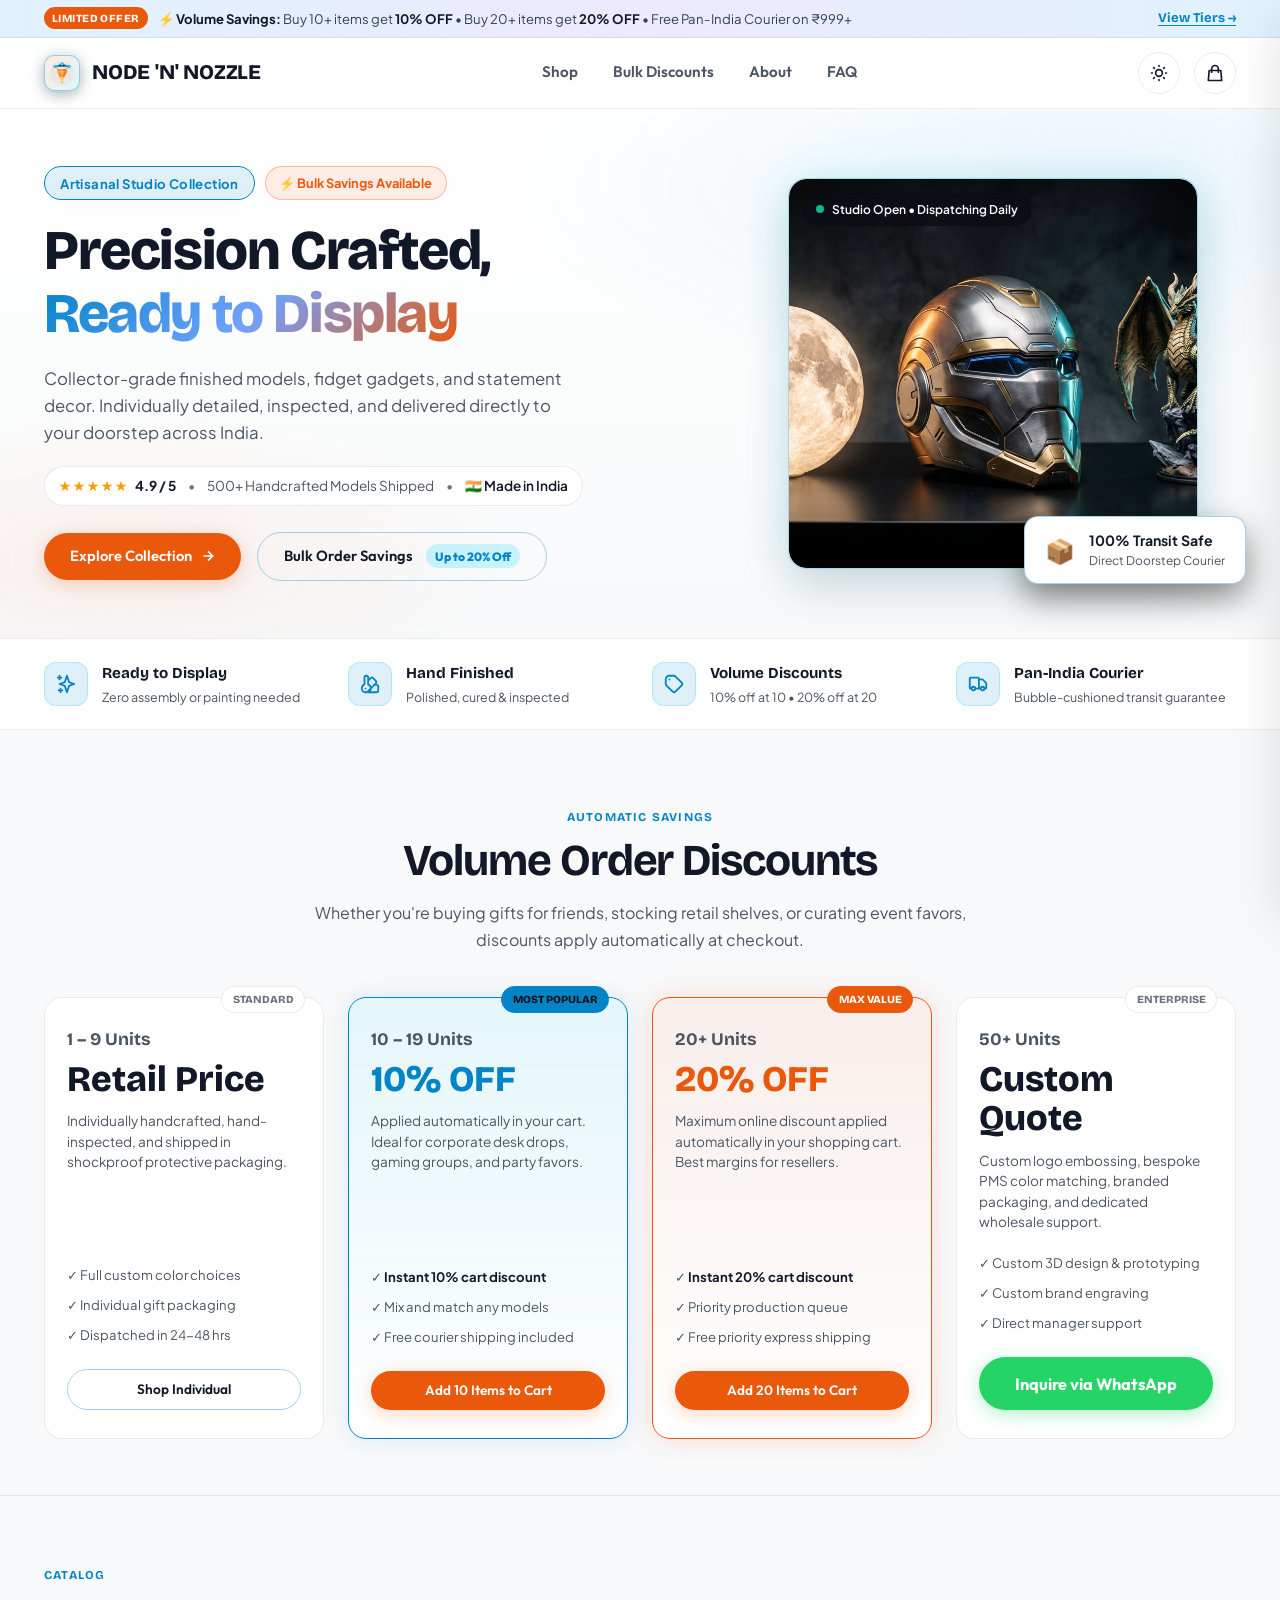
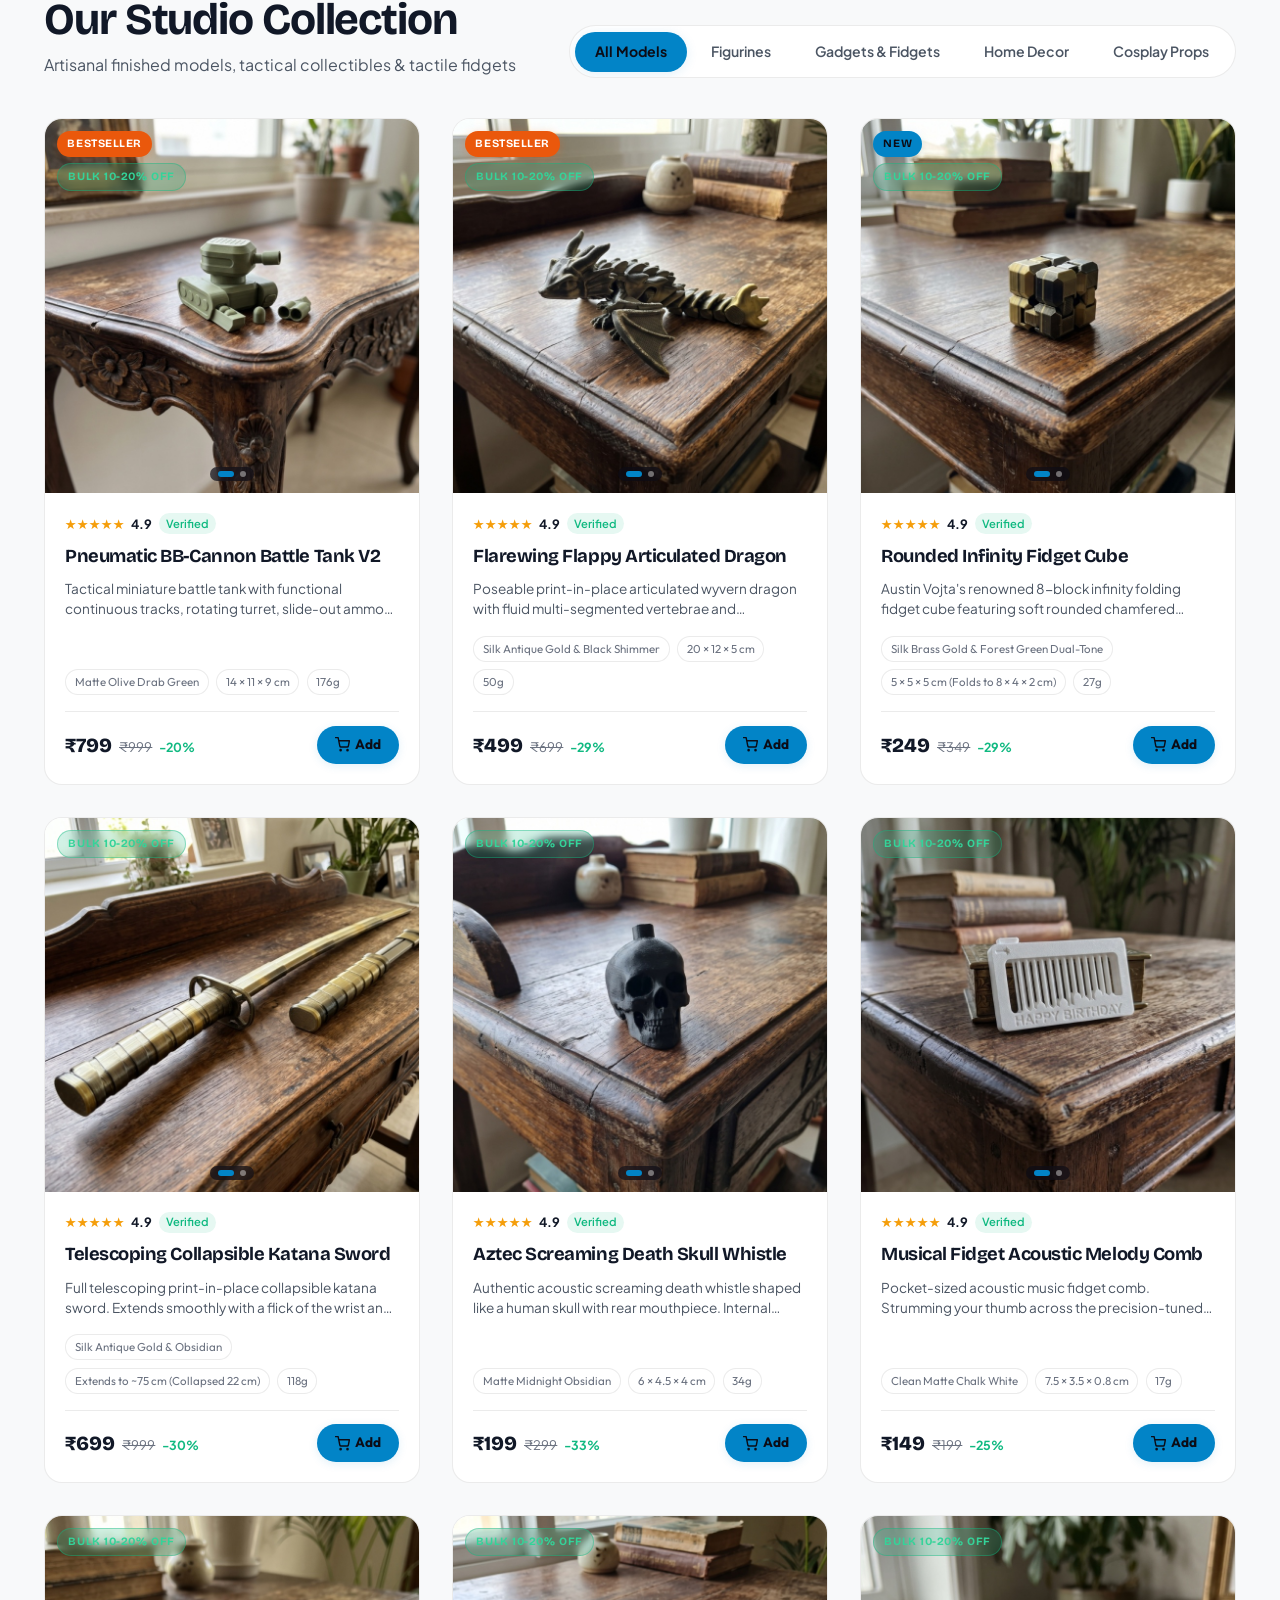
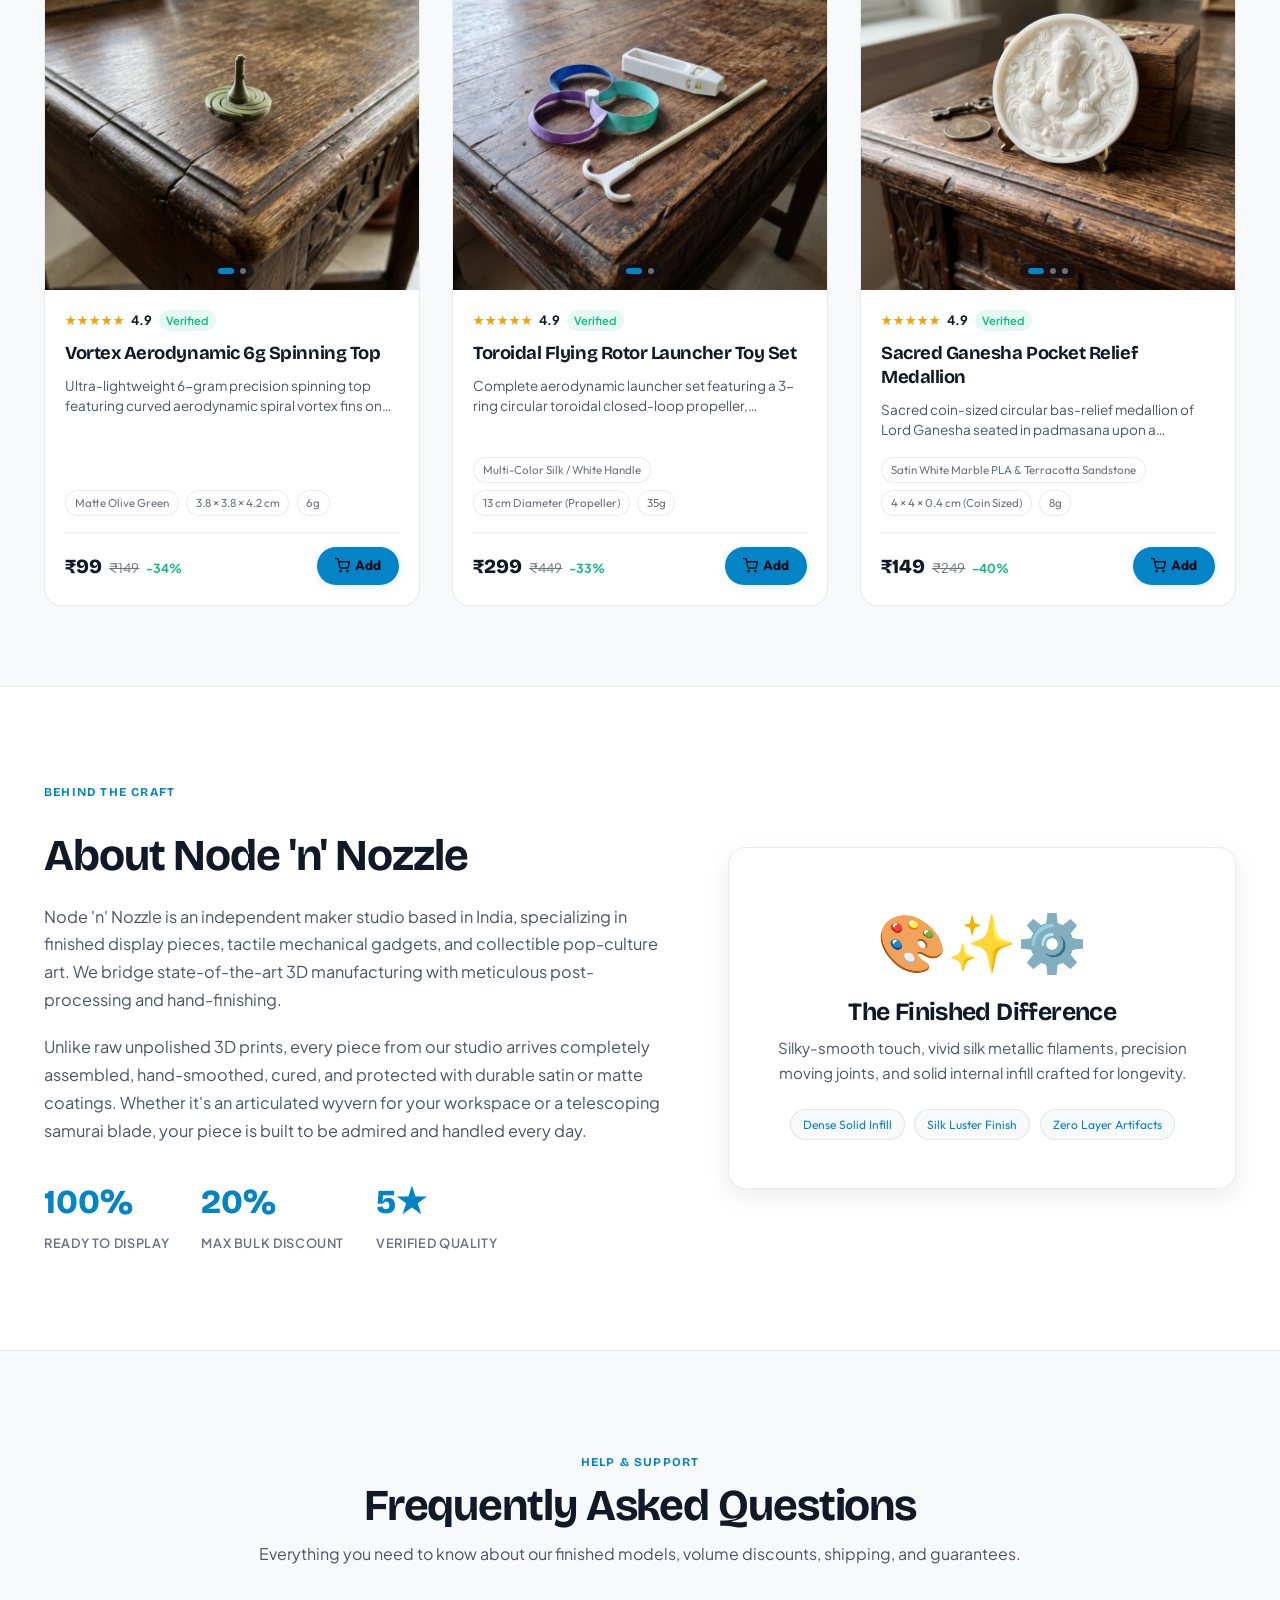
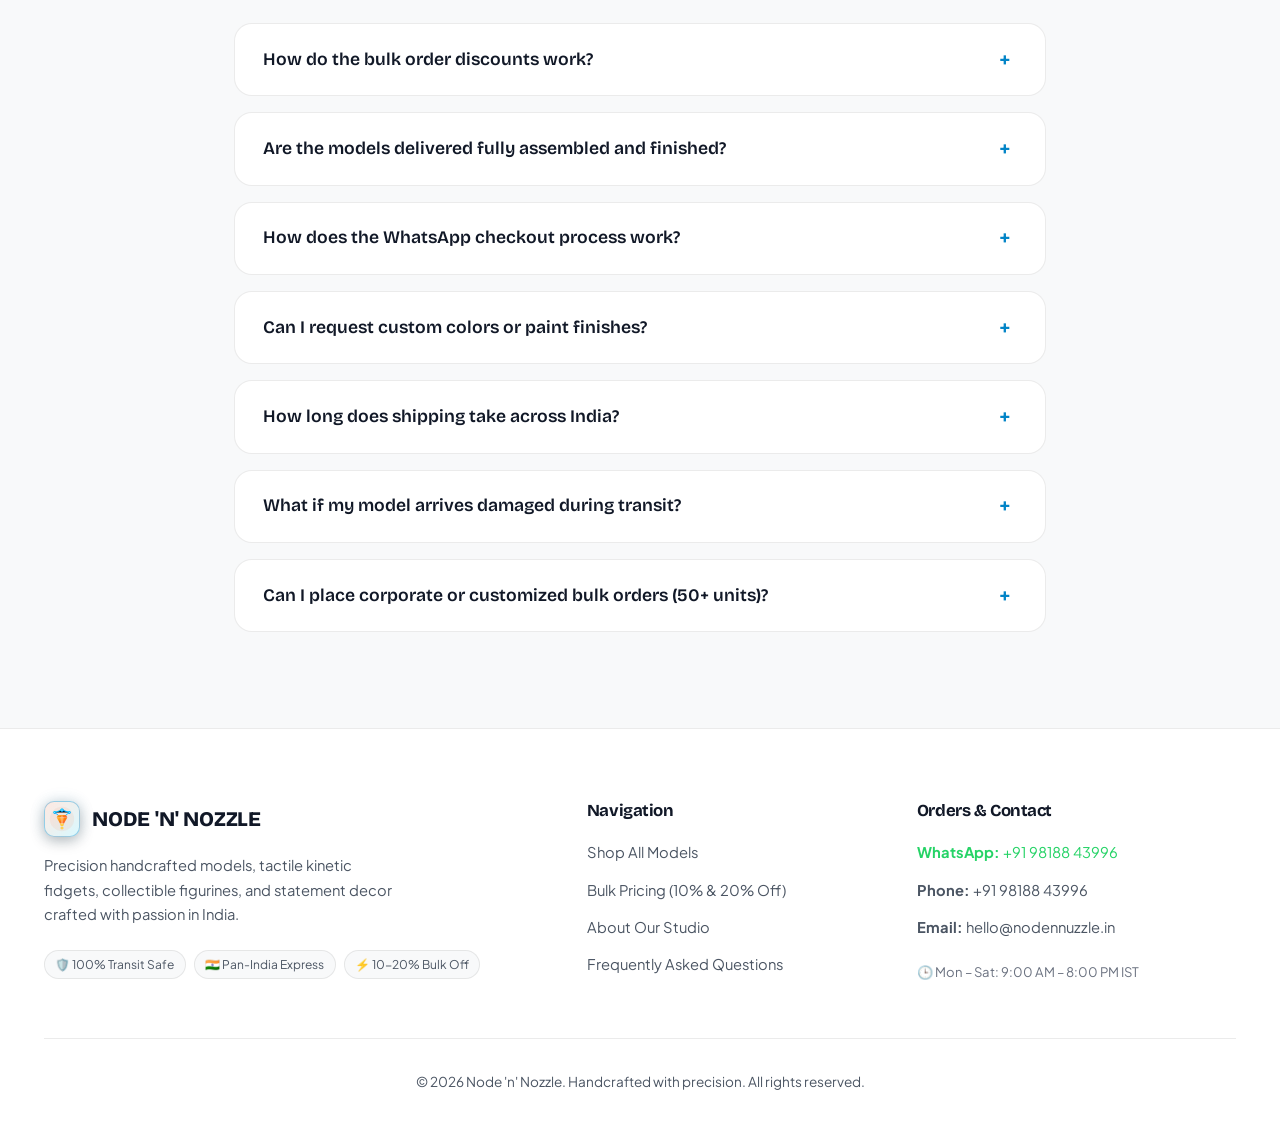
<file: public/index.html>
<!DOCTYPE html>
<html lang="en" data-theme="dark">
<head>
  <meta charset="UTF-8">
  <meta name="viewport" content="width=device-width, initial-scale=1.0">
  <meta name="description" content="Node 'n' Nozzle - Handcrafted precision 3D models, tactile collectibles, figurines, gadgets, and bespoke display decor. Bulk wholesale discounts up to 20% off. Pan-India shipping.">
  <meta name="keywords" content="models, collectibles, figurines, cosplay, gadgets, home decor, maker studio, 3D printing, bulk orders, wholesale, India">
  <meta name="theme-color" content="#0F0F1A">
  <title>Node 'n' Nozzle // Handcrafted Models, Tactile Gadgets & Collectibles</title>

  <!-- Google Fonts: Crafty Modern Typography -->
  <link rel="preconnect" href="https://fonts.googleapis.com">
  <link rel="preconnect" href="https://fonts.gstatic.com" crossorigin>
  <link href="https://fonts.googleapis.com/css2?family=Bricolage+Grotesque:opsz,wght@12..96,600;12..96,700;12..96,800&family=Outfit:wght@400;500;600;700;800&family=Plus+Jakarta+Sans:wght@400;500;600;700&display=swap" rel="stylesheet">

  <!-- Core Stylesheets -->
  <link rel="stylesheet" href="css/base.css">
  <link rel="stylesheet" href="css/layout.css">
  <link rel="stylesheet" href="css/components.css">

  <!-- Craft Favicon -->
  <link rel="icon" type="image/svg+xml" href="assets/images/favicon.svg">
  <link rel="alternate icon" href="assets/images/favicon.svg">
</head>
<body>

  <!-- ======================================================================
       0. Announcement / Bulk Promo Bar
       ====================================================================== -->
  <aside class="promo-bar" aria-label="Special Offers">
    <div class="wrap promo-inner">
      <div class="promo-content">
        <span class="promo-tag">LIMITED OFFER</span>
        <span class="promo-msg">
          ⚡ <strong>Volume Savings:</strong> Buy 10+ items get <strong>10% OFF</strong> &bull; Buy 20+ items get <strong>20% OFF</strong> &bull; Free Pan-India Courier on ₹999+
        </span>
      </div>
      <a href="#bulk-discount" class="promo-link">View Tiers &rarr;</a>
    </div>
  </aside>

  <!-- ======================================================================
       1. Sticky Header
       ====================================================================== -->
  <header class="site-header">
    <div class="wrap header-inner">
      <a href="#" class="logo" aria-label="Node 'n' Nozzle Home">
        <span class="logo-cube" aria-hidden="true">
          <img src="assets/images/logo-icon.svg" alt="Node 'n' Nozzle" width="26" height="26">
        </span>
        <span class="logo-text">NODE 'N' NOZZLE</span>
      </a>

      <!-- Desktop Nav -->
      <nav class="nav-links" aria-label="Main Navigation">
        <a href="#shop">Shop</a>
        <a href="#bulk-discount">Bulk Discounts</a>
        <a href="#about">About</a>
        <a href="#faq">FAQ</a>
      </nav>

      <!-- Action Icons (Theme toggle, Cart, Hamburger) -->
      <div class="header-actions">
        <!-- Theme Toggle -->
        <button id="themeToggle" class="theme-toggle" aria-label="Toggle Dark/Light Theme" title="Toggle Theme">
          <!-- Sun Icon for Light Mode Switch -->
          <svg class="icon-sun" xmlns="http://www.w3.org/2000/svg" fill="none" viewBox="0 0 24 24" stroke="currentColor">
            <path stroke-linecap="round" stroke-linejoin="round" stroke-width="2" d="M12 3v1m0 16v1m9-9h-1M4 12H3m15.364 6.364l-.707-.707M6.343 6.343l-.707-.707m12.728 0l-.707.707M6.343 17.657l-.707.707M16 12a4 4 0 11-8 0 4 4 0 018 0z" />
          </svg>
          <!-- Moon Icon for Dark Mode Switch -->
          <svg class="icon-moon" xmlns="http://www.w3.org/2000/svg" fill="none" viewBox="0 0 24 24" stroke="currentColor">
            <path stroke-linecap="round" stroke-linejoin="round" stroke-width="2" d="M20.354 15.354A9 9 0 018.646 3.646 9.003 9.003 0 0012 21a9.003 9.003 0 008.354-5.646z" />
          </svg>
        </button>

        <!-- Cart Button -->
        <button id="cartBtn" class="cart-btn" aria-label="Open Shopping Cart" title="View Cart">
          <svg xmlns="http://www.w3.org/2000/svg" fill="none" viewBox="0 0 24 24" stroke="currentColor">
            <path stroke-linecap="round" stroke-linejoin="round" stroke-width="2" d="M16 11V7a4 4 0 00-8 0v4M5 9h14l1 12H4L5 9z" />
          </svg>
          <span id="cartCount" class="cart-count" style="display: none;">0</span>
        </button>

        <!-- Mobile Hamburger Toggle -->
        <button id="hamburgerBtn" class="hamburger" aria-label="Toggle navigation menu" aria-expanded="false">
          <span></span>
          <span></span>
          <span></span>
        </button>
      </div>
    </div>

    <!-- Mobile Navigation Overlay -->
    <div id="mobileNav" class="mobile-nav" aria-label="Mobile Navigation">
      <a href="#shop">Shop Catalog</a>
      <a href="#bulk-discount">Bulk Discounts (Up to 20% Off)</a>
      <a href="#about">About Our Studio</a>
      <a href="#faq">FAQ</a>
      <a href="https://wa.me/919818843996?text=Hi%20Node%20'n'%20Nozzle!%20I'd%20like%20to%20inquire%20about%20a%20bulk%20order." target="_blank" rel="noopener noreferrer" class="mobile-nav-whatsapp">
        💬 WhatsApp Concierge (+91 98188 43996)
      </a>
    </div>
  </header>

  <!-- ======================================================================
       2. Hero Section
       ====================================================================== -->
  <section class="hero">
    <div class="wrap hero-grid">
      <!-- Left Column: Copy & Calls to Action -->
      <div class="hero-content">
        <div class="hero-badge-group">
          <span class="hero-eyebrow">Artisanal Studio Collection</span>
          <span class="hero-subbadge">⚡ Bulk Savings Available</span>
        </div>
        <h1 class="hero-title">Precision Crafted,<br><span class="hero-title-highlight">Ready to Display</span></h1>
        <p class="hero-sub">
          Collector-grade finished models, fidget gadgets, and statement decor. Individually detailed, inspected, and delivered directly to your doorstep across India.
        </p>

        <!-- Social Proof Stats -->
        <div class="hero-social-proof">
          <div class="proof-rating">
            <span class="stars">★★★★★</span>
            <span class="proof-score">4.9 / 5</span>
          </div>
          <span class="proof-divider">&bull;</span>
          <span class="proof-text">500+ Handcrafted Models Shipped</span>
          <span class="proof-divider">&bull;</span>
          <span class="proof-tag">🇮🇳 Made in India</span>
        </div>

        <div class="hero-actions">
          <a href="#shop" class="btn btn-cta">
            <span>Explore Collection</span>
            <svg width="16" height="16" viewBox="0 0 24 24" fill="none" stroke="currentColor" stroke-width="2.5"><path d="M5 12h14M12 5l7 7-7 7"/></svg>
          </a>
          <a href="#bulk-discount" class="btn btn-outline">
            <span>Bulk Order Savings</span>
            <span class="btn-pill-pct">Up to 20% Off</span>
          </a>
        </div>
      </div>

      <!-- Right Column: Decorative Visual & Badge -->
      <div class="hero-art-wrapper">
        <div class="hero-art">
          <img src="assets/images/hero-showcase.jpg" alt="Node 'n' Nozzle Handcrafted Finished Models Showcase" class="hero-showcase-img" loading="eager">
          <div class="hero-art-overlay">
            <span class="hero-art-status"><span class="pulse-dot"></span> Studio Open &bull; Dispatching Daily</span>
          </div>
        </div>
        <div class="hero-floating-card">
          <div class="floating-icon">📦</div>
          <div class="floating-details">
            <strong>100% Transit Safe</strong>
            <span>Direct Doorstep Courier</span>
          </div>
        </div>
      </div>
    </div>
  </section>

  <!-- ======================================================================
       3. Trust Bar
       ====================================================================== -->
  <section class="trust-bar" aria-label="Trust Factors">
    <div class="wrap trust-grid">
      <!-- 1: Ready to Display -->
      <div class="trust-item">
        <div class="trust-icon-box" aria-hidden="true">
          <svg xmlns="http://www.w3.org/2000/svg" fill="none" viewBox="0 0 24 24" stroke="currentColor">
            <path stroke-linecap="round" stroke-linejoin="round" stroke-width="2" d="M5 3v4M3 5h4M6 17v4m-2-2h4m5-16l2.286 6.857L21 12l-5.714 2.143L13 21l-2.286-6.857L5 12l5.714-2.143L13 3z" />
          </svg>
        </div>
        <div class="trust-info">
          <span class="trust-title">Ready to Display</span>
          <span class="trust-desc">Zero assembly or painting needed</span>
        </div>
      </div>

      <!-- 2: Hand Finished -->
      <div class="trust-item">
        <div class="trust-icon-box" aria-hidden="true">
          <svg xmlns="http://www.w3.org/2000/svg" fill="none" viewBox="0 0 24 24" stroke="currentColor">
            <path stroke-linecap="round" stroke-linejoin="round" stroke-width="2" d="M7 21a4 4 0 01-4-4 5 5 0 013-4.5V5a2 2 0 114 0v7.5A5 5 0 0113 17a4 4 0 01-4 4zm0 0h12a2 2 0 002-2v-4a2 2 0 00-2-2h-2.343M11 7.343l1.657-1.657a2 2 0 012.828 0l2.829 2.829a2 2 0 010 2.828l-8.486 8.485M7 17h.01" />
          </svg>
        </div>
        <div class="trust-info">
          <span class="trust-title">Hand Finished</span>
          <span class="trust-desc">Polished, cured & inspected</span>
        </div>
      </div>

      <!-- 3: Bulk Discounts -->
      <div class="trust-item">
        <div class="trust-icon-box" aria-hidden="true">
          <svg xmlns="http://www.w3.org/2000/svg" fill="none" viewBox="0 0 24 24" stroke="currentColor">
            <path stroke-linecap="round" stroke-linejoin="round" stroke-width="2" d="M7 7h.01M7 3h5c.512 0 1.024.195 1.414.586l7 7a2 2 0 010 2.828l-7 7a2 2 0 01-2.828 0l-7-7A1.994 1.994 0 013 12V7a4 4 0 014-4z" />
          </svg>
        </div>
        <div class="trust-info">
          <span class="trust-title">Volume Discounts</span>
          <span class="trust-desc">10% off at 10 &bull; 20% off at 20</span>
        </div>
      </div>

      <!-- 4: Pan-India Shipping -->
      <div class="trust-item">
        <div class="trust-icon-box" aria-hidden="true">
          <svg xmlns="http://www.w3.org/2000/svg" fill="none" viewBox="0 0 24 24" stroke="currentColor">
            <path stroke-linecap="round" stroke-linejoin="round" stroke-width="2" d="M13 16V6a1 1 0 00-1-1H4a1 1 0 00-1 1v10a1 1 0 001 1h1m8-1a1 1 0 01-1 1H9m4-1V8a1 1 0 011-1h2.586a1 1 0 01.707.293l3.414 3.414a1 1 0 01.293.707V16a1 1 0 01-1 1h-1m-6-1a1 1 0 001 1h1M5 17a2 2 0 104 0m-4 0a2 2 0 114 0m6 0a2 2 0 104 0m-4 0a2 2 0 114 0" />
          </svg>
        </div>
        <div class="trust-info">
          <span class="trust-title">Pan-India Courier</span>
          <span class="trust-desc">Bubble-cushioned transit guarantee</span>
        </div>
      </div>
    </div>
  </section>

  <!-- ======================================================================
       3.5. Bulk Discount Tiers Showcase (NEW)
       ====================================================================== -->
  <section id="bulk-discount" class="bulk-section" aria-label="Bulk Order Discounts">
    <div class="wrap">
      <div class="bulk-header">
        <span class="section-tag">AUTOMATIC SAVINGS</span>
        <h2>Volume Order Discounts</h2>
        <p>Whether you're buying gifts for friends, stocking retail shelves, or curating event favors, discounts apply automatically at checkout.</p>
      </div>

      <div class="bulk-grid">
        <!-- Tier 1 -->
        <div class="bulk-card">
          <div class="bulk-card-badge">STANDARD</div>
          <div class="bulk-qty">1 – 9 Units</div>
          <div class="bulk-discount-val">Retail Price</div>
          <p class="bulk-desc">Individually handcrafted, hand-inspected, and shipped in shockproof protective packaging.</p>
          <ul class="bulk-features">
            <li>✓ Full custom color choices</li>
            <li>✓ Individual gift packaging</li>
            <li>✓ Dispatched in 24-48 hrs</li>
          </ul>
          <a href="#shop" class="btn btn-sm btn-outline">Shop Individual</a>
        </div>

        <!-- Tier 2 -->
        <div class="bulk-card bulk-card-highlight">
          <div class="bulk-card-badge popular">MOST POPULAR</div>
          <div class="bulk-qty">10 – 19 Units</div>
          <div class="bulk-discount-val">10% OFF</div>
          <p class="bulk-desc">Applied automatically in your cart. Ideal for corporate desk drops, gaming groups, and party favors.</p>
          <ul class="bulk-features">
            <li>✓ <strong>Instant 10% cart discount</strong></li>
            <li>✓ Mix and match any models</li>
            <li>✓ Free courier shipping included</li>
          </ul>
          <a href="#shop" class="btn btn-sm btn-cta">Add 10 Items to Cart</a>
        </div>

        <!-- Tier 3 -->
        <div class="bulk-card bulk-card-best">
          <div class="bulk-card-badge best-val">MAX VALUE</div>
          <div class="bulk-qty">20+ Units</div>
          <div class="bulk-discount-val">20% OFF</div>
          <p class="bulk-desc">Maximum online discount applied automatically in your shopping cart. Best margins for resellers.</p>
          <ul class="bulk-features">
            <li>✓ <strong>Instant 20% cart discount</strong></li>
            <li>✓ Priority production queue</li>
            <li>✓ Free priority express shipping</li>
          </ul>
          <a href="#shop" class="btn btn-sm btn-cta">Add 20 Items to Cart</a>
        </div>

        <!-- Tier 4: Custom / Wholesale -->
        <div class="bulk-card bulk-card-custom">
          <div class="bulk-card-badge">ENTERPRISE</div>
          <div class="bulk-qty">50+ Units</div>
          <div class="bulk-discount-val">Custom Quote</div>
          <p class="bulk-desc">Custom logo embossing, bespoke PMS color matching, branded packaging, and dedicated wholesale support.</p>
          <ul class="bulk-features">
            <li>✓ Custom 3D design & prototyping</li>
            <li>✓ Custom brand engraving</li>
            <li>✓ Direct manager support</li>
          </ul>
          <a href="https://wa.me/919818843996?text=Hi%20Node%20'n'%20Nozzle!%20I'm%20interested%20in%20a%2050%2B%20unit%20wholesale%20order." target="_blank" rel="noopener noreferrer" class="btn btn-sm btn-whatsapp">
            Inquire via WhatsApp
          </a>
        </div>
      </div>
    </div>
  </section>

  <!-- ======================================================================
       4. Product Catalog (Shop)
       ====================================================================== -->
  <section id="shop" class="shop">
    <div class="wrap">
      <div class="sec-header">
        <div class="sec-title-wrap">
          <span class="section-tag">CATALOG</span>
          <h2>Our Studio Collection</h2>
          <p class="sec-subtitle">Artisanal finished models, tactical collectibles & tactile fidgets</p>
        </div>

        <!-- Filter Tabs -->
        <div class="filter-tabs" role="tablist" aria-label="Product categories">
          <button class="filter-btn active" data-filter="all" role="tab">All Models</button>
          <button class="filter-btn" data-filter="figurines" role="tab">Figurines</button>
          <button class="filter-btn" data-filter="gadgets" role="tab">Gadgets & Fidgets</button>
          <button class="filter-btn" data-filter="home-decor" role="tab">Home Decor</button>
          <button class="filter-btn" data-filter="cosplay" role="tab">Cosplay Props</button>
        </div>
      </div>

      <!-- Dynamic Product Grid -->
      <div id="productGrid" class="product-grid" aria-live="polite">
        <!-- Rendered by JS from data/products.json -->
      </div>
    </div>
  </section>

  <!-- ======================================================================
       5. About Section
       ====================================================================== -->
  <section id="about" class="about">
    <div class="wrap about-grid">
      <div class="about-content">
        <span class="section-tag">BEHIND THE CRAFT</span>
        <h2>About Node 'n' Nozzle</h2>
        <p>
          Node 'n' Nozzle is an independent maker studio based in India, specializing in finished display pieces, tactile mechanical gadgets, and collectible pop-culture art. We bridge state-of-the-art 3D manufacturing with meticulous post-processing and hand-finishing.
        </p>
        <p>
          Unlike raw unpolished 3D prints, every piece from our studio arrives completely assembled, hand-smoothed, cured, and protected with durable satin or matte coatings. Whether it's an articulated wyvern for your workspace or a telescoping samurai blade, your piece is built to be admired and handled every day.
        </p>
        <div class="about-badges">
          <div class="about-stat">
            <span class="about-stat-number">100%</span>
            <span class="about-stat-label">Ready to Display</span>
          </div>
          <div class="about-stat">
            <span class="about-stat-number">20%</span>
            <span class="about-stat-label">Max Bulk Discount</span>
          </div>
          <div class="about-stat">
            <span class="about-stat-number">5★</span>
            <span class="about-stat-label">Verified Quality</span>
          </div>
        </div>
      </div>

      <div class="about-art-box">
        <div class="about-art-icon" aria-hidden="true">🎨✨⚙️</div>
        <h3>The Finished Difference</h3>
        <p>Silky-smooth touch, vivid silk metallic filaments, precision moving joints, and solid internal infill crafted for longevity.</p>
        <div class="about-pill-wrap">
          <span class="about-micro-pill">Dense Solid Infill</span>
          <span class="about-micro-pill">Silk Luster Finish</span>
          <span class="about-micro-pill">Zero Layer Artifacts</span>
        </div>
      </div>
    </div>
  </section>

  <!-- ======================================================================
       6. FAQ Section
       ====================================================================== -->
  <section id="faq" class="faq">
    <div class="wrap faq-container">
      <div class="faq-header">
        <span class="section-tag">HELP & SUPPORT</span>
        <h2>Frequently Asked Questions</h2>
        <p>Everything you need to know about our finished models, volume discounts, shipping, and guarantees.</p>
      </div>

      <div class="faq-list">
        <details class="faq-item">
          <summary class="faq-question">
            <span>How do the bulk order discounts work?</span>
            <span class="faq-icon" aria-hidden="true">+</span>
          </summary>
          <div class="faq-answer">
            Our bulk discounts are automatic! When you add <strong>10 or more items</strong> to your shopping cart, you get an instant <strong>10% discount</strong> on your subtotal. When you reach <strong>20 or more items</strong>, you unlock an instant <strong>20% discount</strong>. You can mix and match any models across the catalog!
          </div>
        </details>

        <details class="faq-item">
          <summary class="faq-question">
            <span>Are the models delivered fully assembled and finished?</span>
            <span class="faq-icon" aria-hidden="true">+</span>
          </summary>
          <div class="faq-answer">
            Yes, 100%! Every model arrives completely assembled, hand-finished, inspected, and ready to display or use right out of the box. No painting, gluing, or preparation is required.
          </div>
        </details>

        <details class="faq-item">
          <summary class="faq-question">
            <span>How does the WhatsApp checkout process work?</span>
            <span class="faq-icon" aria-hidden="true">+</span>
          </summary>
          <div class="faq-answer">
            When you click "Order via WhatsApp", your cart creates a pre-formatted message listing your items, quantities, and discounts. You send it directly to our verified studio number (+91 98188 43996). We verify stock, provide instant payment options (UPI, GPay, PhonePe, Paytm, or NetBanking), and confirm your delivery details.
          </div>
        </details>

        <details class="faq-item">
          <summary class="faq-question">
            <span>Can I request custom colors or paint finishes?</span>
            <span class="faq-icon" aria-hidden="true">+</span>
          </summary>
          <div class="faq-answer">
            Yes! If you would like a specific color palette, metallic sheen, or custom painted detailing, simply send us a note on WhatsApp before ordering and we will personalize it for you.
          </div>
        </details>

        <details class="faq-item">
          <summary class="faq-question">
            <span>How long does shipping take across India?</span>
            <span class="faq-icon" aria-hidden="true">+</span>
          </summary>
          <div class="faq-answer">
            In-stock models ship within 24 to 48 hours. Express courier delivery across metro cities typically takes 2-4 business days, and 4-6 business days for the rest of India. You receive a direct tracking link upon dispatch.
          </div>
        </details>

        <details class="faq-item">
          <summary class="faq-question">
            <span>What if my model arrives damaged during transit?</span>
            <span class="faq-icon" aria-hidden="true">+</span>
          </summary>
          <div class="faq-answer">
            We offer an unconditional <strong>100% Transit Guarantee</strong>. Every piece is cushioned with heavy-duty multi-layer bubble wrap and rigid corrugated boxing. In the rare event of transit damage, just send an unboxing photo on WhatsApp and we will immediately dispatch a free replacement.
          </div>
        </details>

        <details class="faq-item">
          <summary class="faq-question">
            <span>Can I place corporate or customized bulk orders (50+ units)?</span>
            <span class="faq-icon" aria-hidden="true">+</span>
          </summary>
          <div class="faq-answer">
            Yes! For corporate gifting, conference giveaways, custom branding, or architectural components, reach out to us directly on WhatsApp at <a href="https://wa.me/919818843996?text=Hi%20Node%20'n'%20Nozzle!%20I%20would%20like%20to%20discuss%20a%2050%2B%20corporate%20bulk%20order." target="_blank" rel="noopener noreferrer" style="color:var(--accent);font-weight:600;">+91 98188 43996</a> for custom tailored volume estimates.
          </div>
        </details>
      </div>
    </div>
  </section>

  <!-- ======================================================================
       7. Footer
       ====================================================================== -->
  <footer class="site-footer">
    <div class="wrap">
      <div class="footer-grid">
        <!-- Col 1: Brand Info -->
        <div class="footer-brand">
          <a href="#" class="logo">
            <span class="logo-cube" aria-hidden="true">
              <img src="assets/images/logo-icon.svg" alt="Node 'n' Nozzle" width="26" height="26">
            </span>
            <span class="logo-text">NODE 'N' NOZZLE</span>
          </a>
          <p>Precision handcrafted models, tactile kinetic fidgets, collectible figurines, and statement decor crafted with passion in India.</p>
          <div class="footer-trust-badges">
            <span class="badge-item">🛡️ 100% Transit Safe</span>
            <span class="badge-item">🇮🇳 Pan-India Express</span>
            <span class="badge-item">⚡ 10-20% Bulk Off</span>
          </div>
        </div>

        <!-- Col 2: Quick Links -->
        <div class="footer-col">
          <h4>Navigation</h4>
          <div class="footer-links">
            <a href="#shop">Shop All Models</a>
            <a href="#bulk-discount">Bulk Pricing (10% & 20% Off)</a>
            <a href="#about">About Our Studio</a>
            <a href="#faq">Frequently Asked Questions</a>
          </div>
        </div>

        <!-- Col 3: Connect & Orders -->
        <div class="footer-col">
          <h4>Orders & Contact</h4>
          <div class="footer-links">
            <a href="https://wa.me/919818843996" target="_blank" rel="noopener noreferrer" class="footer-wa-link">
              <strong>WhatsApp:</strong> +91 98188 43996
            </a>
            <a href="tel:+919818843996"><strong>Phone:</strong> +91 98188 43996</a>
            <a href="mailto:hello@nodennuzzle.in"><strong>Email:</strong> hello@nodennuzzle.in</a>
            <span class="footer-hours">🕒 Mon &ndash; Sat: 9:00 AM &ndash; 8:00 PM IST</span>
          </div>
        </div>
      </div>

      <div class="footer-bottom">
        <p>&copy; 2026 Node 'n' Nozzle. Handcrafted with precision. All rights reserved.</p>
      </div>
    </div>
  </footer>

  <!-- ======================================================================
       8. Cart Drawer (Slide-in right panel)
       ====================================================================== -->
  <aside id="cartDrawer" class="cart-drawer" aria-label="Shopping Cart Drawer" aria-hidden="true">
    <div class="cart-header">
      <div class="cart-header-title">
        <h3>Shopping Cart</h3>
        <span class="cart-header-sub">Pan-India Express Shipping</span>
      </div>
      <button id="cartCloseBtn" class="cart-close" aria-label="Close cart">&times;</button>
    </div>

    <!-- Free shipping ticker -->
    <div class="cart-free-shipping">
      <span class="free-shipping-icon">🚚</span>
      <span class="free-shipping-text">Free Pan-India Delivery on orders over ₹999</span>
    </div>

    <div id="cartItems" class="cart-body">
      <!-- Populated dynamically by cart.js -->
    </div>

    <div class="cart-footer">
      <div class="cart-summary">
        <!-- Populated dynamically by cart.js with bulk discount breakdown -->
      </div>
      <a id="cartCheckoutBtn" href="#" class="btn btn-whatsapp" target="_blank" rel="noopener noreferrer">
        <svg width="20" height="20" viewBox="0 0 24 24" fill="currentColor"><path d="M12.031 6.172c-3.181 0-5.767 2.586-5.768 5.766-.001 1.298.38 2.27 1.019 3.287l-.582 2.128 2.182-.573c.978.58 1.911.928 3.145.929 3.178 0 5.767-2.587 5.768-5.766.001-3.187-2.575-5.77-5.764-5.771zm3.392 8.244c-.144.405-.837.774-1.17.824-.299.045-.677.063-1.092-.069-.252-.08-.575-.187-.988-.365-1.739-.751-2.874-2.502-2.961-2.617-.087-.116-.708-.94-.708-1.793s.448-1.273.607-1.446c.159-.173.346-.217.462-.217l.332.007c.106.005.249-.04.39.298.144.347.491 1.2.534 1.287.043.087.072.188.014.303-.058.116-.087.188-.173.289l-.26.303c-.087.087-.177.18-.076.354.101.174.449.741.964 1.201.662.591 1.221.774 1.394.86.173.086.275.072.376-.044.101-.116.433-.506.549-.68.116-.173.231-.144.39-.086s1.011.477 1.184.564.289.13.332.202c.044.072.044.419-.1.824z"/></svg>
        Order via WhatsApp
      </a>
      <div class="cart-guarantee">
        <span>🔒 Fast & Secure Direct Checkout &bull; 100% Transit Guarantee</span>
      </div>
    </div>
  </aside>

  <!-- ======================================================================
       9. Cart Overlay Backdrop
       ====================================================================== -->
  <div id="cartOverlay" class="cart-overlay" aria-hidden="true"></div>

  <!-- ======================================================================
       10. Fullscreen Lightbox
       ====================================================================== -->
  <div id="lightbox" class="lightbox" role="dialog" aria-modal="true" aria-label="Media Preview">
    <div class="lightbox-content">
      <button class="lightbox-close" id="lightboxClose" aria-label="Close Lightbox">&times;</button>
      <button class="lightbox-arrow prev" id="lightboxPrev" aria-label="Previous Media">&#8249;</button>
      <div class="lightbox-media-box" id="lightboxMediaBox"></div>
      <button class="lightbox-arrow next" id="lightboxNext" aria-label="Next Media">&#8250;</button>
      <div class="lightbox-caption" id="lightboxCaption"></div>
    </div>
  </div>

  <!-- ======================================================================
       11. Toast Notification Container
       ====================================================================== -->
  <div id="toast" class="toast" role="status" aria-live="polite"></div>

  <!-- ======================================================================
       12. Floating Quick Cart Button (Mobile & Desktop scroll)
       ====================================================================== -->
  <button id="floatingCartBtn" class="floating-cart" aria-label="View Cart" title="View Cart">
    <svg xmlns="http://www.w3.org/2000/svg" fill="none" viewBox="0 0 24 24" stroke="currentColor">
      <path stroke-linecap="round" stroke-linejoin="round" stroke-width="2" d="M16 11V7a4 4 0 00-8 0v4M5 9h14l1 12H4L5 9z" />
    </svg>
    <span class="floating-cart-badge" id="floatingCartBadge">0</span>
  </button>

  <!-- Main Application Script (ES Module) -->
  <script type="module" src="js/app.js"></script>
</body>
</html>
</file>
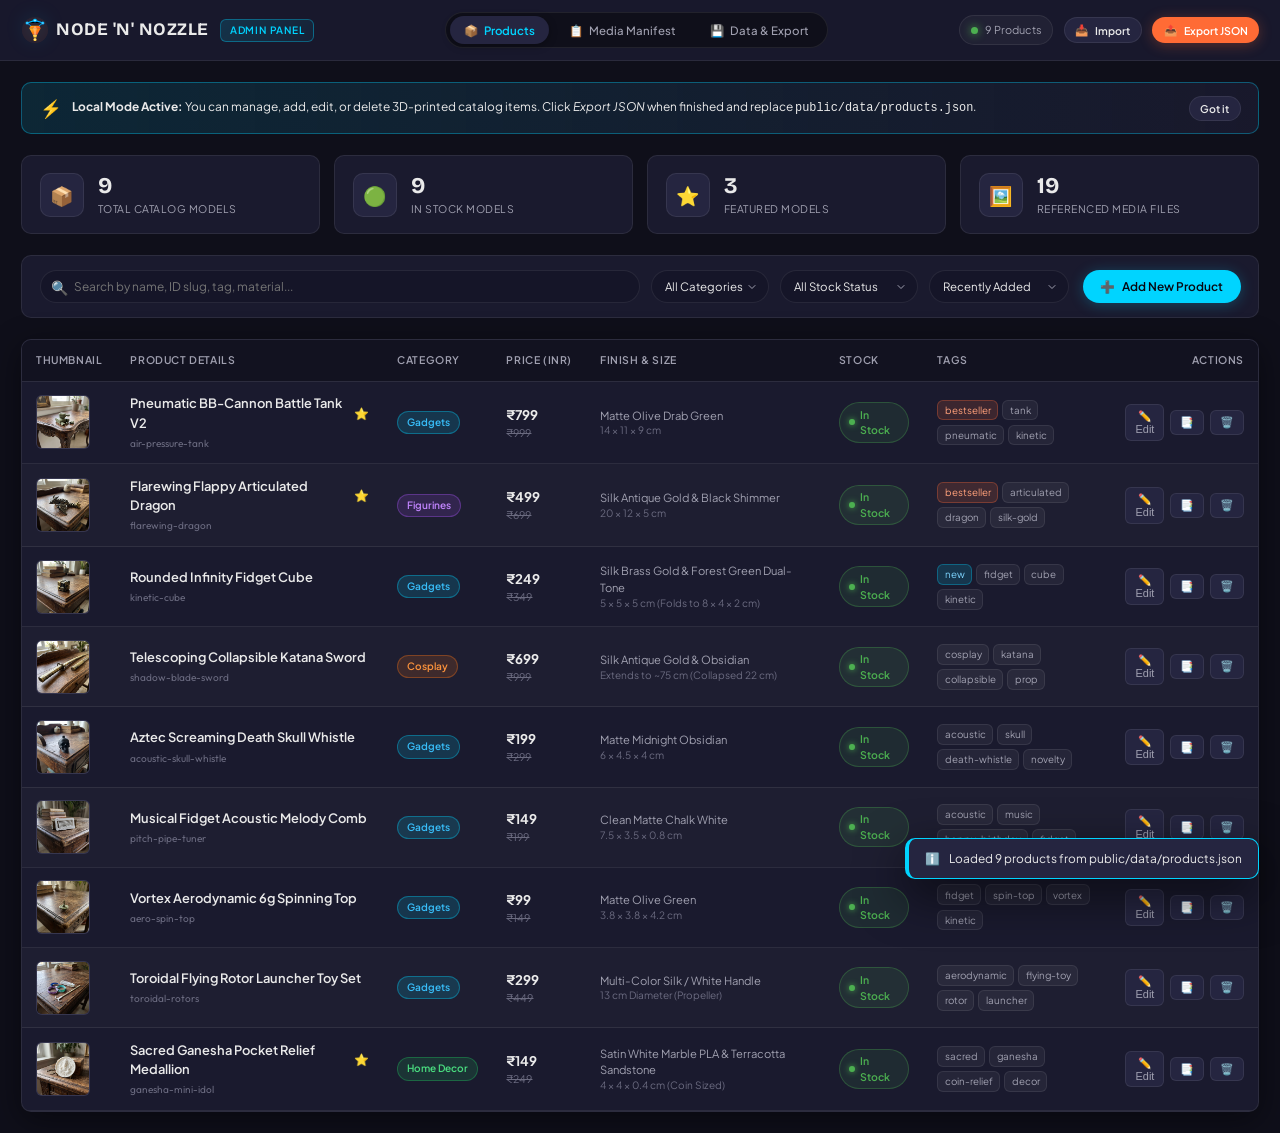
<file: admin/admin.html>
<!DOCTYPE html>
<html lang="en">
<head>
  <meta charset="UTF-8">
  <meta name="viewport" content="width=device-width, initial-scale=1.0">
  <title>Node 'n' Nozzle — Local Admin Panel</title>
  
  <!-- Google Fonts: Crafty Artisan Typography -->
  <link rel="preconnect" href="https://fonts.googleapis.com">
  <link rel="preconnect" href="https://fonts.gstatic.com" crossorigin>
  <link href="https://fonts.googleapis.com/css2?family=Bricolage+Grotesque:opsz,wght@12..96,600;12..96,700;12..96,800&family=Outfit:wght@400;500;600;700&family=Plus+Jakarta+Sans:wght@400;500;600;700&display=swap" rel="stylesheet">
  
  <!-- Craft Favicon -->
  <link rel="icon" type="image/svg+xml" href="favicon.svg">
  
  <!-- Admin Stylesheet -->
  <link rel="stylesheet" href="admin.css">
</head>
<body>

  <!-- Top Sticky Navigation Bar -->
  <header class="admin-header">
    <div class="header-container">
      <div class="brand-section">
        <div class="brand-logo">
          <span class="cube-icon"><img src="logo-icon.svg" alt="Node 'n' Nozzle" width="24" height="24"></span>
          <span>NODE 'N' NOZZLE</span>
        </div>
        <span class="brand-tag">Admin Panel</span>
      </div>

      <!-- Center Tabs -->
      <nav class="header-nav" aria-label="Main Navigation">
        <button id="nav-tab-products" class="nav-tab-btn active" data-tab="products">
          <span>📦</span> Products
        </button>
        <button id="nav-tab-manifest" class="nav-tab-btn" data-tab="manifest">
          <span>📋</span> Media Manifest
        </button>
        <button id="nav-tab-data" class="nav-tab-btn" data-tab="data">
          <span>💾</span> Data & Export
        </button>
      </nav>

      <!-- Right Header Actions -->
      <div class="header-actions">
        <div class="status-pill" id="storage-status-pill" title="Synchronized with local browser storage">
          <span class="status-dot synced" id="sync-dot"></span>
          <span id="product-count-badge">0 Products</span>
        </div>
        <button id="btn-quick-import" class="btn btn-secondary btn-sm" title="Import products.json">
          <span>📥</span> Import
        </button>
        <button id="btn-quick-export" class="btn btn-cta btn-sm" title="Export updated products.json">
          <span>📤</span> Export JSON
        </button>
      </div>
    </div>
  </header>

  <!-- Main Content Wrapper -->
  <main class="app-container">

    <!-- Information / CORS Notice Banner -->
    <section id="notice-banner" class="notice-banner">
      <div class="notice-content">
        <span class="notice-icon">⚡</span>
        <div>
          <strong>Local Mode Active:</strong> You can manage, add, edit, or delete 3D-printed catalog items. Click <em>Export JSON</em> when finished and replace <code>public/data/products.json</code>.
        </div>
      </div>
      <div class="notice-actions">
        <button id="btn-dismiss-notice" class="btn btn-secondary btn-sm">Got it</button>
      </div>
    </section>

    <!-- ==================== VIEW 1: PRODUCTS ==================== -->
    <section id="view-products" class="tab-view active">
      
      <!-- Stats Row -->
      <div class="stats-grid">
        <div class="stat-card">
          <div class="stat-icon-wrap">📦</div>
          <div class="stat-info">
            <div class="stat-value" id="stat-total-products">0</div>
            <div class="stat-label">Total Catalog Models</div>
          </div>
        </div>
        <div class="stat-card">
          <div class="stat-icon-wrap" style="color: var(--success);">🟢</div>
          <div class="stat-info">
            <div class="stat-value" id="stat-instock-products">0</div>
            <div class="stat-label">In Stock Models</div>
          </div>
        </div>
        <div class="stat-card">
          <div class="stat-icon-wrap" style="color: #FBBF24;">⭐</div>
          <div class="stat-info">
            <div class="stat-value" id="stat-featured-products">0</div>
            <div class="stat-label">Featured Models</div>
          </div>
        </div>
        <div class="stat-card">
          <div class="stat-icon-wrap" style="color: var(--accent);">🖼️</div>
          <div class="stat-info">
            <div class="stat-value" id="stat-media-assets">0</div>
            <div class="stat-label">Referenced Media Files</div>
          </div>
        </div>
      </div>

      <!-- Action & Filter Toolbar -->
      <div class="toolbar-card">
        <div class="toolbar-filters">
          <!-- Search Input -->
          <div class="search-box">
            <span class="search-icon">🔍</span>
            <input type="search" id="input-search" class="search-input" placeholder="Search by name, ID slug, tag, material...">
          </div>

          <!-- Category Filter -->
          <select id="select-filter-category" class="filter-select">
            <option value="all">All Categories</option>
            <option value="figurines">Figurines</option>
            <option value="gadgets">Gadgets</option>
            <option value="home-decor">Home Decor</option>
            <option value="cosplay">Cosplay</option>
          </select>

          <!-- Stock Filter -->
          <select id="select-filter-stock" class="filter-select">
            <option value="all">All Stock Status</option>
            <option value="inStock">In Stock Only</option>
            <option value="outOfStock">Out of Stock Only</option>
          </select>

          <!-- Sort Order -->
          <select id="select-sort" class="filter-select">
            <option value="newest">Recently Added</option>
            <option value="updated">Recently Updated</option>
            <option value="name-asc">Name (A-Z)</option>
            <option value="price-asc">Price: Low to High</option>
            <option value="price-desc">Price: High to Low</option>
          </select>
        </div>

        <button id="btn-open-add-modal" class="btn btn-accent">
          <span>➕</span> Add New Product
        </button>
      </div>

      <!-- Product List / Table -->
      <div class="table-wrapper">
        <table class="products-table" id="products-table">
          <thead>
            <tr>
              <th style="width: 70px;">Thumbnail</th>
              <th>Product Details</th>
              <th>Category</th>
              <th>Price (INR)</th>
              <th>Finish & Size</th>
              <th>Stock</th>
              <th>Tags</th>
              <th style="text-align: right; width: 140px;">Actions</th>
            </tr>
          </thead>
          <tbody id="products-table-body">
            <!-- Dynamically populated via admin.js -->
          </tbody>
        </table>

        <!-- Empty State Container -->
        <div id="table-empty-state" class="empty-state" style="display: none;">
          <div class="empty-icon">🧊</div>
          <div class="empty-title">No products found</div>
          <div class="empty-desc">Try clearing your search filters or click "Add New Product" to create your first 3D-printed model item.</div>
          <button id="btn-empty-add" class="btn btn-accent btn-sm">➕ Add Product</button>
        </div>
      </div>
    </section>

    <!-- ==================== VIEW 2: MEDIA MANIFEST ==================== -->
    <section id="view-manifest" class="tab-view" style="display: none;">
      <div class="manifest-container">
        
        <div class="manifest-header-card">
          <div class="manifest-title-wrap">
            <h2>Media Manifest & Asset Checklist</h2>
            <p>Lists all media files referenced in <code>products.json</code>. Place these files in your <code>public/assets/images/</code> or <code>public/assets/videos/</code> folders.</p>
          </div>
          <div style="display: flex; gap: 0.5rem; flex-wrap: wrap;">
            <button id="btn-copy-manifest-list" class="btn btn-secondary btn-sm">
              <span>📋</span> Copy Path List
            </button>
            <button id="btn-copy-powershell-cmd" class="btn btn-primary btn-sm">
              <span>💻</span> Copy PowerShell Setup Script
            </button>
          </div>
        </div>

        <div id="manifest-summary-stats" style="color: var(--text-secondary); font-size: 0.85rem;">
          <!-- Dynamically populated -->
        </div>

        <div class="manifest-grid" id="manifest-grid">
          <!-- Dynamically populated via admin.js -->
        </div>
      </div>
    </section>

    <!-- ==================== VIEW 3: DATA MANAGEMENT ==================== -->
    <section id="view-data" class="tab-view" style="display: none;">
      <div class="data-mgmt-grid">

        <!-- Import Section -->
        <div class="data-card">
          <h2 class="data-card-title">
            <span>📥</span> Import Products JSON
          </h2>
          <p style="color: var(--text-secondary); font-size: 0.82rem;">
            Upload your existing <code>products.json</code> file, paste raw JSON, or attempt to load directly from the local dev server.
          </p>

          <!-- File Upload Zone -->
          <div class="file-drop-zone" id="json-drop-zone">
            <div class="file-drop-icon">📄</div>
            <div class="file-drop-text"><strong>Click to browse</strong> or drag & drop <code>products.json</code> here</div>
            <div class="file-drop-hint">Supports JSON files up to 10MB</div>
            <input type="file" id="input-json-file" accept=".json,application/json" style="display: none;">
          </div>

          <div style="display: flex; align-items: center; justify-content: space-between; margin-top: 0.5rem;">
            <label for="textarea-json-import" style="font-weight: 600; font-size: 0.78rem; color: var(--text-secondary);">Or Paste Raw JSON:</label>
            <button id="btn-try-fetch-server" class="btn btn-secondary btn-sm" title="Try fetching ../public/data/products.json">
              <span>🌐</span> Fetch from Server
            </button>
          </div>

          <textarea id="textarea-json-import" class="json-textarea" placeholder="Paste your products JSON array here... [ { &quot;id&quot;: ... } ]"></textarea>

          <div style="display: flex; gap: 0.75rem; justify-content: flex-end; align-items: center;">
            <label class="toggle-wrapper" style="font-size: 0.78rem; color: var(--text-secondary);">
              <input type="checkbox" id="check-import-merge" style="display:none;">
              <span class="toggle-switch"></span>
              Merge with existing products
            </label>
            <button id="btn-parse-json-import" class="btn btn-accent">Import Data</button>
          </div>
        </div>

        <!-- Export & Catalog Tools Section -->
        <div class="data-card">
          <h2 class="data-card-title">
            <span>📤</span> Export & Catalog Tools
          </h2>
          <p style="color: var(--text-secondary); font-size: 0.82rem;">
            Download your modified products database or copy raw JSON into your clipboard to paste into <code>public/data/products.json</code>.
          </p>

          <div style="display: flex; gap: 0.75rem; flex-wrap: wrap;">
            <button id="btn-download-json" class="btn btn-cta">
              <span>💾</span> Download products.json
            </button>
            <button id="btn-copy-raw-json" class="btn btn-secondary">
              <span>📋</span> Copy to Clipboard
            </button>
          </div>

          <div>
            <div style="display: flex; justify-content: space-between; align-items: center; margin-bottom: 0.4rem;">
              <span style="font-weight: 600; font-size: 0.78rem; color: var(--text-secondary);">Live JSON Output Preview:</span>
              <span id="json-size-indicator" style="font-size: 0.72rem; color: var(--text-muted);">0 bytes</span>
            </div>
            <textarea id="textarea-json-preview" class="json-textarea" readonly style="min-height: 180px;"></textarea>
          </div>

          <hr style="border: none; border-top: 1px solid var(--border);">

          <!-- Reset / Sample Data -->
          <div style="display: flex; flex-direction: column; gap: 0.75rem;">
            <h3 style="font-size: 0.85rem; color: var(--text-secondary);">Quick Catalog Presets:</h3>
            <div style="display: flex; gap: 0.75rem; flex-wrap: wrap;">
              <button id="btn-load-sample-data" class="btn btn-secondary btn-sm">
                <span>🪄</span> Reset to Sample Catalog
              </button>
              <button id="btn-clear-all-data" class="btn btn-danger btn-sm">
                <span>🗑️</span> Clear All Products
              </button>
            </div>
          </div>
        </div>

      </div>
    </section>

  </main>

  <!-- ==================== ADD / EDIT PRODUCT MODAL ==================== -->
  <div id="product-modal-backdrop" class="modal-backdrop">
    <div class="modal-card" role="dialog" aria-modal="true" aria-labelledby="modal-headline">
      
      <!-- Modal Header -->
      <div class="modal-header">
        <h2 id="modal-headline" class="modal-title">
          <span id="modal-title-icon">➕</span>
          <span id="modal-title-text">Add New Product</span>
        </h2>
        <button id="btn-modal-close" class="btn-close" aria-label="Close modal">&times;</button>
      </div>

      <!-- Modal Body (Form) -->
      <form id="product-form" class="modal-body" novalidate>
        
        <!-- Section 1: Basic Information -->
        <div class="form-section">
          <h3 class="section-title"><span>🏷️</span> Basic Information</h3>
          
          <div class="form-grid-2">
            <!-- Product Name -->
            <div class="form-group">
              <label class="form-label" for="form-name">
                <span>Product Name <span class="required">*</span></span>
              </label>
              <input type="text" id="form-name" class="form-input" placeholder="e.g. Dragon Figurine" required>
              <div id="error-name" class="form-hint" style="color: var(--danger); display: none;">Name is required</div>
            </div>

            <!-- Slug / ID -->
            <div class="form-group">
              <label class="form-label" for="form-slug">
                <span>Slug / ID <span class="required">*</span></span>
                <span class="form-hint">Used in URLs & assets</span>
              </label>
              <div class="slug-input-wrap">
                <input type="text" id="form-slug" class="form-input" placeholder="e.g. dragon-figurine" required>
                <button type="button" id="btn-slug-lock" class="btn-slug-lock" title="Toggle slug auto-generation">🔒</button>
              </div>
              <div id="error-slug" class="form-hint" style="color: var(--danger); display: none;">Valid unique slug is required</div>
            </div>
          </div>

          <div class="form-grid-2">
            <!-- Category -->
            <div class="form-group">
              <label class="form-label" for="form-category">
                <span>Category <span class="required">*</span></span>
              </label>
              <select id="form-category" class="form-select" required>
                <option value="figurines">Figurines</option>
                <option value="gadgets">Gadgets</option>
                <option value="home-decor">Home Decor</option>
                <option value="cosplay">Cosplay</option>
              </select>
            </div>

            <!-- Tags Selection -->
            <div class="form-group">
              <label class="form-label">
                <span>Tags</span>
                <span class="form-hint">Badges & highlights</span>
              </label>
              <div class="tags-selector-wrap" id="tags-selector-container">
                <span class="tag-select-pill" data-tag="new">✨ new</span>
                <span class="tag-select-pill" data-tag="bestseller">🔥 bestseller</span>
                <span class="tag-select-pill" data-tag="limited">⚡ limited</span>
                <span class="tag-select-pill" data-tag="custom">🛠️ custom</span>
                <div class="custom-tag-input-wrap">
                  <input type="text" id="input-custom-tag" class="form-input custom-tag-input" placeholder="+ custom tag">
                  <button type="button" id="btn-add-custom-tag" class="btn btn-secondary btn-sm" style="padding: 0.35rem 0.55rem;">+</button>
                </div>
              </div>
            </div>
          </div>

          <!-- Description -->
          <div class="form-group">
            <label class="form-label" for="form-description">
              <span>Description</span>
              <span class="form-hint">Finish details, design highlights & dimensions</span>
            </label>
            <textarea id="form-description" class="form-textarea" placeholder="Detailed dragon display model, 15cm tall with hand-painted satin finish."></textarea>
          </div>
        </div>

        <!-- Section 2: Pricing & Inventory -->
        <div class="form-section">
          <h3 class="section-title"><span>💰</span> Pricing & Inventory</h3>
          
          <div class="form-grid-4">
            <!-- Price -->
            <div class="form-group">
              <label class="form-label" for="form-price">
                <span>Price (₹) <span class="required">*</span></span>
              </label>
              <input type="number" id="form-price" class="form-input" min="0" step="1" placeholder="1200" required>
              <div id="error-price" class="form-hint" style="color: var(--danger); display: none;">Must be a positive number</div>
            </div>

            <!-- MRP -->
            <div class="form-group">
              <label class="form-label" for="form-mrp">
                <span>MRP (₹ Strikethrough)</span>
              </label>
              <input type="number" id="form-mrp" class="form-input" min="0" step="1" placeholder="1500">
            </div>

            <!-- In Stock Toggle -->
            <div class="form-group">
              <label class="form-label">
                <span>Inventory Status</span>
              </label>
              <label class="toggle-wrapper">
                <input type="checkbox" id="form-instock" checked style="display:none;">
                <span class="toggle-switch"></span>
                <span id="label-instock-status" style="font-weight: 500;">In Stock</span>
              </label>
            </div>

            <!-- Featured Toggle -->
            <div class="form-group">
              <label class="form-label">
                <span>Featured Showcase</span>
              </label>
              <label class="toggle-wrapper">
                <input type="checkbox" id="form-featured" style="display:none;">
                <span class="toggle-switch"></span>
                <span id="label-featured-status" style="font-weight: 500;">Homepage Star</span>
              </label>
            </div>
          </div>
        </div>

        <!-- Section 3: Product Finish & Specifications -->
        <div class="form-section">
          <h3 class="section-title"><span>✨</span> Product Finish & Dimensions</h3>
          
          <div class="form-grid-4">
            <!-- Finish / Appearance -->
            <div class="form-group">
              <label class="form-label" for="form-finish">
                <span>Finish / Appearance</span>
              </label>
              <input type="text" id="form-finish" class="form-input" list="finish-suggestions" placeholder="Hand-Detailed Satin">
              <datalist id="finish-suggestions">
                <option value="Hand-Detailed Satin">
                <option value="Silky Dual-Tone Sheen">
                <option value="Matte Anti-Scratch">
                <option value="Textured Stone Finish">
                <option value="Weathered Chrome Metallic">
                <option value="Translucent Ambient Glow">
                <option value="High Gloss Polished">
                <option value="Metallic Crimson & Gold">
              </datalist>
            </div>

            <!-- Dimensions -->
            <div class="form-group">
              <label class="form-label" for="form-dimensions">
                <span>Dimensions / Size</span>
              </label>
              <input type="text" id="form-dimensions" class="form-input" placeholder="15 × 8 × 10 cm">
            </div>

            <!-- Weight -->
            <div class="form-group">
              <label class="form-label" for="form-weight">
                <span>Weight</span>
              </label>
              <input type="text" id="form-weight" class="form-input" placeholder="185g">
            </div>

            <!-- Features / Included -->
            <div class="form-group">
              <label class="form-label" for="form-features">
                <span>Key Features / Included</span>
              </label>
              <input type="text" id="form-features" class="form-input" placeholder="Ready to Display">
            </div>
          </div>
        </div>

        <!-- Section 4: Media Assets -->
        <div class="form-section">
          <h3 class="section-title"><span>🖼️</span> Media Assets & Photos</h3>
          
          <div class="media-box">
            <div class="media-helper-alert">
              <span>💡</span>
              <div>
                Images are automatically assigned standard relative paths: <code>assets/images/{slug}-{index}.webp</code>.<br>
                When ready, copy your rendered/photo files into <code>public/assets/images/</code> and <code>public/assets/videos/</code>.
              </div>
            </div>

            <!-- Images Preview Grid -->
            <div>
              <div style="display: flex; justify-content: space-between; align-items: center; margin-bottom: 0.65rem;">
                <label style="font-weight: 600; font-size: 0.8rem; color: var(--text-secondary);">Product Images (Cover is first):</label>
                <span id="images-count-badge" style="font-size: 0.72rem; color: var(--text-muted);">0 images</span>
              </div>
              <div id="images-preview-grid" class="images-preview-grid">
                <!-- Dynamically rendered image preview cards -->
              </div>
            </div>

            <!-- Upload / Add Image Files -->
            <div style="display: flex; gap: 0.75rem; flex-wrap: wrap;">
              <label class="btn btn-secondary btn-sm" style="cursor: pointer;">
                <span>📁</span> Select Local Images
                <input type="file" id="input-image-files" multiple accept="image/*" style="display: none;">
              </label>
              
              <div style="display: flex; gap: 0.4rem; flex: 1; min-width: 260px;">
                <input type="text" id="input-manual-image-path" class="form-input" placeholder="Or enter manual relative path (e.g. assets/images/model-1.webp)">
                <button type="button" id="btn-add-manual-image" class="btn btn-secondary btn-sm">Add</button>
              </div>
            </div>

            <hr style="border: none; border-top: 1px solid var(--border); margin: 0.25rem 0;">

            <!-- GIF & Video Inputs -->
            <div class="form-grid-2">
              <!-- Spin GIF -->
              <div class="form-group">
                <label class="form-label" for="form-gif">
                  <span>Turntable / Spin GIF</span>
                  <span class="form-hint">assets/images/...</span>
                </label>
                <div style="display: flex; gap: 0.4rem;">
                  <input type="text" id="form-gif" class="form-input" placeholder="assets/images/dragon-spin.gif">
                  <label class="btn btn-secondary btn-sm btn-icon-only" title="Select GIF file" style="cursor: pointer; display: flex; align-items: center; justify-content: center;">
                    🎞️
                    <input type="file" id="input-gif-file" accept="image/gif" style="display:none;">
                  </label>
                </div>
              </div>

              <!-- 360 Video -->
              <div class="form-group">
                <label class="form-label" for="form-video">
                  <span>360° Video</span>
                  <span class="form-hint">assets/videos/...</span>
                </label>
                <div style="display: flex; gap: 0.4rem;">
                  <input type="text" id="form-video" class="form-input" placeholder="assets/videos/dragon-360.mp4">
                  <label class="btn btn-secondary btn-sm btn-icon-only" title="Select Video file" style="cursor: pointer; display: flex; align-items: center; justify-content: center;">
                    🎥
                    <input type="file" id="input-video-file" accept="video/mp4,video/webm" style="display:none;">
                  </label>
                </div>
              </div>
            </div>

          </div>
        </div>

      </form>

      <!-- Modal Footer -->
      <div class="modal-footer">
        <button type="button" id="btn-modal-cancel" class="btn btn-secondary">Cancel</button>
        <button type="button" id="btn-modal-save" class="btn btn-accent">Save Product</button>
      </div>

    </div>
  </div>

  <!-- ==================== GENERIC CONFIRMATION MODAL ==================== -->
  <div id="confirm-modal-backdrop" class="modal-backdrop">
    <div class="modal-card" style="max-width: 440px;" role="dialog" aria-modal="true">
      <div class="modal-header">
        <h3 id="confirm-title" class="modal-title" style="font-size: 1.1rem;">Confirm Action</h3>
        <button id="btn-confirm-close" class="btn-close">&times;</button>
      </div>
      <div class="modal-body" style="padding: 1.25rem 1.75rem;">
        <p id="confirm-message" style="color: var(--text-secondary); font-size: 0.88rem; line-height: 1.5;"></p>
      </div>
      <div class="modal-footer">
        <button id="btn-confirm-cancel" class="btn btn-secondary btn-sm">Cancel</button>
        <button id="btn-confirm-proceed" class="btn btn-danger btn-sm">Proceed</button>
      </div>
    </div>
  </div>

  <!-- Toast Notification Container -->
  <div id="toast-container" class="toast-container" aria-live="polite"></div>

  <!-- Admin JavaScript Engine -->
  <script src="admin.js"></script>
</body>
</html>
</file>
<file: public/css/base.css>
/* ==========================================================================
   Model Makes - Base CSS
   Design System, CSS Reset, Colors, Typography & Utilities
   ========================================================================== */

/* --------------------------------------------------------------------------
   CSS Variables & Theming
   -------------------------------------------------------------------------- */
:root {
  /* Dark Mode (Default) - High-end obsidian luxury */
  --bg-primary: #0C0C16;
  --bg-secondary: #141424;
  --bg-card: #1D1D34;
  --bg-card-hover: #262646;
  --bg-hover: #2A2A48;
  --text-primary: #F0F0F8;
  --text-secondary: #A6A6BC;
  --text-muted: #72728C;
  --accent: #00D4FF;
  --accent-hover: #00B4DB;
  --accent-glow: rgba(0, 212, 255, 0.18);
  --cta: #FF6B35;
  --cta-hover: #E85A24;
  --cta-glow: rgba(255, 107, 53, 0.35);
  --success: #10B981;
  --success-glow: rgba(16, 185, 129, 0.2);
  --danger: #EF4444;
  --warning: #F59E0B;
  --border: rgba(255, 255, 255, 0.08);
  --border-hover: rgba(0, 212, 255, 0.3);
  --shadow-sm: 0 4px 12px rgba(0, 0, 0, 0.25);
  --shadow: 0 10px 30px rgba(0, 0, 0, 0.45);
  --shadow-lg: 0 24px 64px rgba(0, 0, 0, 0.65);
  --glow-lg: 0 0 50px rgba(0, 212, 255, 0.15);

  /* Typography Families - Craft Studio Collection */
  --font-heading: 'Bricolage Grotesque', 'Outfit', -apple-system, BlinkMacSystemFont, sans-serif;
  --font-subheading: 'Outfit', -apple-system, BlinkMacSystemFont, sans-serif;
  --font-body: 'Plus Jakarta Sans', -apple-system, BlinkMacSystemFont, sans-serif;
  --font-mono: 'Outfit', -apple-system, BlinkMacSystemFont, monospace;

  /* Dimensions & Shapes */
  --radius-card: 18px;
  --radius-pill: 999px;
  --radius-input: 12px;
  --radius-sm: 8px;
  --transition: all 0.22s cubic-bezier(0.16, 1, 0.3, 1);
  --max-width: 1240px;
}

/* Light Theme Overrides */
[data-theme='light'] {
  --bg-primary: #F8F9FA;
  --bg-secondary: #FFFFFF;
  --bg-card: #FFFFFF;
  --bg-card-hover: #F1F3F5;
  --bg-hover: #E9ECEF;
  --text-primary: #111827;
  --text-secondary: #4B5563;
  --text-muted: #6B7280;
  --accent: #0284C7;
  --accent-hover: #0369A1;
  --accent-glow: rgba(2, 132, 199, 0.12);
  --cta: #EA580C;
  --cta-hover: #C2410C;
  --cta-glow: rgba(234, 88, 12, 0.25);
  --border: rgba(0, 0, 0, 0.08);
  --border-hover: rgba(2, 132, 199, 0.35);
  --shadow-sm: 0 2px 8px rgba(0, 0, 0, 0.05);
  --shadow: 0 8px 24px rgba(0, 0, 0, 0.08);
  --shadow-lg: 0 20px 48px rgba(0, 0, 0, 0.12);
}

/* --------------------------------------------------------------------------
   CSS Reset
   -------------------------------------------------------------------------- */
*,
*::before,
*::after {
  box-sizing: border-box;
  margin: 0;
  padding: 0;
}

html {
  scroll-behavior: smooth;
  font-size: 16px;
  -webkit-text-size-adjust: 100%;
}

body {
  min-height: 100vh;
  background-color: var(--bg-primary);
  color: var(--text-primary);
  font-family: var(--font-body);
  font-size: 1rem;
  line-height: 1.6;
  -webkit-font-smoothing: antialiased;
  -moz-osx-font-smoothing: grayscale;
  overflow-x: hidden;
  transition: background-color 0.3s ease, color 0.3s ease;
}

/* --------------------------------------------------------------------------
   Typography
   -------------------------------------------------------------------------- */
h1, h2, h3, h4, h5, h6 {
  font-family: var(--font-heading);
  color: var(--text-primary);
  line-height: 1.2;
  font-weight: 700;
  letter-spacing: -0.025em;
}

h1 {
  font-size: clamp(2.35rem, 5.2vw, 3.85rem);
}

h2 {
  font-size: clamp(1.85rem, 3.8vw, 2.65rem);
}

h3 {
  font-size: clamp(1.25rem, 2.5vw, 1.55rem);
}

p {
  color: var(--text-secondary);
  line-height: 1.65;
}

a {
  color: inherit;
  text-decoration: none;
  transition: var(--transition);
}

img,
svg,
video {
  display: block;
  max-width: 100%;
  height: auto;
}

button,
input,
textarea,
select {
  font: inherit;
  color: inherit;
  background: transparent;
  border: none;
  outline: none;
}

button {
  cursor: pointer;
}

ul, ol {
  list-style: none;
}

/* --------------------------------------------------------------------------
   Shared UI Utilities
   -------------------------------------------------------------------------- */
::selection {
  background-color: var(--accent);
  color: #0F0F1A;
}

/* Custom Scrollbar */
::-webkit-scrollbar {
  width: 9px;
  height: 9px;
}

::-webkit-scrollbar-track {
  background: var(--bg-primary);
}

::-webkit-scrollbar-thumb {
  background: var(--bg-card);
  border-radius: var(--radius-pill);
  border: 2px solid var(--bg-primary);
}

::-webkit-scrollbar-thumb:hover {
  background: var(--accent);
}

:focus-visible {
  outline: 2px solid var(--accent);
  outline-offset: 3px;
}

.sr-only {
  position: absolute;
  width: 1px;
  height: 1px;
  padding: 0;
  margin: -1px;
  overflow: hidden;
  clip: rect(0, 0, 0, 0);
  white-space: nowrap;
  border: 0;
}

.wrap {
  width: 100%;
  max-width: var(--max-width);
  margin-inline: auto;
  padding-inline: 1.5rem;
}

/* Section Tag Eyebrow */
.section-tag {
  display: inline-block;
  font-family: var(--font-heading);
  font-size: 0.75rem;
  font-weight: 700;
  letter-spacing: 0.1em;
  text-transform: uppercase;
  color: var(--accent);
  margin-bottom: 0.5rem;
}

/* Text Gradient Highlight */
.hero-title-highlight {
  background: linear-gradient(135deg, var(--accent) 0%, #70A1FF 50%, var(--cta) 100%);
  -webkit-background-clip: text;
  -webkit-text-fill-color: transparent;
  display: inline-block;
}

/* Pulsing Online Dot */
.pulse-dot {
  display: inline-block;
  width: 8px;
  height: 8px;
  border-radius: 50%;
  background: var(--success);
  box-shadow: 0 0 0 0 var(--success-glow);
  animation: pulseGreen 2s infinite;
}

@keyframes pulseGreen {
  0% {
    transform: scale(0.95);
    box-shadow: 0 0 0 0 rgba(16, 185, 129, 0.7);
  }
  70% {
    transform: scale(1);
    box-shadow: 0 0 0 8px rgba(16, 185, 129, 0);
  }
  100% {
    transform: scale(0.95);
    box-shadow: 0 0 0 0 rgba(16, 185, 129, 0);
  }
}
</file>
<file: public/css/layout.css>
/* ==========================================================================
   Model Makes - Layout CSS
   Header, Navigation, Hero, Sections, Grid & Responsive Layouts
   ========================================================================== */

/* --------------------------------------------------------------------------
   0. Promo / Announcement Bar
   -------------------------------------------------------------------------- */
.promo-bar {
  background: linear-gradient(90deg, #14142B 0%, #1A1F3C 50%, #14142B 100%);
  border-bottom: 1px solid var(--border);
  color: var(--text-primary);
  font-size: 0.82rem;
  padding-block: 0.45rem;
  position: relative;
  z-index: 55;
}

[data-theme='light'] .promo-bar {
  background: linear-gradient(90deg, #E0F2FE 0%, #EDE9FE 50%, #E0F2FE 100%);
  color: #1E293B;
}

.promo-inner {
  display: flex;
  align-items: center;
  justify-content: space-between;
  gap: 1rem;
}

.promo-content {
  display: inline-flex;
  align-items: center;
  gap: 0.65rem;
  flex-wrap: wrap;
}

.promo-tag {
  background-color: var(--cta);
  color: #FFFFFF;
  font-size: 0.68rem;
  font-family: var(--font-heading);
  font-weight: 800;
  padding: 0.15rem 0.5rem;
  border-radius: var(--radius-pill);
  letter-spacing: 0.04em;
}

.promo-msg {
  color: var(--text-secondary);
}

[data-theme='light'] .promo-msg {
  color: #334155;
}

.promo-msg strong {
  color: var(--text-primary);
}

.promo-link {
  font-family: var(--font-heading);
  font-weight: 700;
  color: var(--accent);
  white-space: nowrap;
  font-size: 0.82rem;
  text-decoration: underline;
  text-underline-offset: 3px;
}

.promo-link:hover {
  color: var(--accent-hover);
}

/* --------------------------------------------------------------------------
   1. Sticky Site Header
   -------------------------------------------------------------------------- */
.site-header {
  position: sticky;
  top: 0;
  z-index: 50;
  width: 100%;
  background: rgba(12, 12, 22, 0.85);
  backdrop-filter: blur(16px);
  -webkit-backdrop-filter: blur(16px);
  border-bottom: 1px solid var(--border);
  transition: background-color 0.3s ease, border-color 0.3s ease;
}

[data-theme='light'] .site-header {
  background: rgba(255, 255, 255, 0.88);
}

.header-inner {
  display: flex;
  justify-content: space-between;
  align-items: center;
  height: 70px;
}

.logo {
  display: inline-flex;
  align-items: center;
  gap: 0.75rem;
  font-family: var(--font-heading);
  font-weight: 800;
  font-size: 1.3rem;
  letter-spacing: -0.01em;
  color: var(--text-primary);
  text-decoration: none;
}

.logo-cube {
  display: inline-flex;
  align-items: center;
  justify-content: center;
  width: 36px;
  height: 36px;
  background: linear-gradient(135deg, rgba(255, 107, 53, 0.15) 0%, rgba(0, 212, 255, 0.15) 100%);
  border: 1px solid var(--border-hover);
  border-radius: 10px;
  box-shadow: 0 4px 14px rgba(0, 0, 0, 0.25), 0 0 16px var(--accent-glow);
  padding: 4px;
  flex-shrink: 0;
  transition: transform 0.25s cubic-bezier(0.34, 1.56, 0.64, 1), box-shadow 0.25s ease;
}

.logo-cube img,
.logo-cube svg {
  width: 100%;
  height: 100%;
  object-fit: contain;
  display: block;
}

.logo:hover .logo-cube {
  transform: rotate(-6deg) scale(1.08);
  box-shadow: 0 6px 20px rgba(0, 0, 0, 0.35), 0 0 22px var(--accent-glow);
}

.nav-links {
  display: flex;
  align-items: center;
  gap: 2.2rem;
}

.nav-links a {
  font-family: var(--font-subheading);
  font-size: 0.95rem;
  font-weight: 600;
  color: var(--text-secondary);
  position: relative;
  padding: 0.35rem 0;
  transition: color 0.2s ease;
}

.nav-links a::after {
  content: '';
  position: absolute;
  bottom: 0;
  left: 0;
  width: 0%;
  height: 2px;
  background-color: var(--accent);
  transition: width 0.25s ease;
}

.nav-links a:hover {
  color: var(--text-primary);
}

.nav-links a:hover::after {
  width: 100%;
}

.header-actions {
  display: flex;
  align-items: center;
  gap: 0.85rem;
}

/* Mobile Nav Toggle */
.hamburger {
  display: none;
  flex-direction: column;
  justify-content: center;
  align-items: center;
  width: 42px;
  height: 42px;
  border-radius: var(--radius-sm);
  border: 1px solid var(--border);
  background: var(--bg-card);
  color: var(--text-primary);
  gap: 5px;
  padding: 8px;
}

.hamburger span {
  display: block;
  width: 20px;
  height: 2px;
  background-color: var(--text-primary);
  border-radius: 2px;
  transition: var(--transition);
}

.hamburger.active span:nth-child(1) {
  transform: translateY(7px) rotate(45deg);
}

.hamburger.active span:nth-child(2) {
  opacity: 0;
}

.hamburger.active span:nth-child(3) {
  transform: translateY(-7px) rotate(-45deg);
}

/* Mobile Nav Overlay Menu */
.mobile-nav {
  display: none;
}

/* --------------------------------------------------------------------------
   2. Hero Section
   -------------------------------------------------------------------------- */
.hero {
  position: relative;
  padding-block: clamp(2.5rem, 4.5vw, 4rem);
  overflow: hidden;
  background-color: var(--bg-primary);
  background-image: 
    radial-gradient(ellipse 65% 55% at 85% 15%, rgba(0, 212, 255, 0.12), transparent 70%),
    radial-gradient(ellipse 50% 45% at 10% 85%, rgba(255, 107, 53, 0.10), transparent 60%),
    radial-gradient(circle at 45% -10%, rgba(120, 90, 240, 0.12), transparent 55%),
    linear-gradient(180deg, var(--bg-secondary) 0%, var(--bg-primary) 100%);
}

[data-theme='light'] .hero {
  background-color: var(--bg-primary);
  background-image: 
    radial-gradient(ellipse 65% 55% at 85% 15%, rgba(2, 132, 199, 0.08), transparent 70%),
    radial-gradient(ellipse 50% 45% at 10% 85%, rgba(234, 88, 12, 0.06), transparent 60%),
    linear-gradient(180deg, #FFFFFF 0%, #F8F9FA 100%);
}

.hero-grid {
  display: grid;
  grid-template-columns: 1.15fr 0.85fr;
  align-items: center;
  gap: 3rem;
  width: 100%;
}

.hero-content {
  display: flex;
  flex-direction: column;
  align-items: flex-start;
  gap: 1.25rem;
}

.hero-badge-group {
  display: flex;
  align-items: center;
  gap: 0.6rem;
  flex-wrap: wrap;
}

.hero-eyebrow {
  display: inline-flex;
  align-items: center;
  gap: 0.5rem;
  padding: 0.35rem 0.95rem;
  border-radius: var(--radius-pill);
  background: var(--accent-glow);
  border: 1px solid var(--accent);
  color: var(--accent);
  font-size: 0.82rem;
  font-weight: 700;
  letter-spacing: 0.03em;
}

.hero-subbadge {
  display: inline-flex;
  align-items: center;
  padding: 0.35rem 0.85rem;
  border-radius: var(--radius-pill);
  background: rgba(255, 107, 53, 0.12);
  border: 1px solid rgba(255, 107, 53, 0.4);
  color: var(--cta);
  font-size: 0.8rem;
  font-weight: 700;
}

.hero-title {
  font-size: clamp(2.35rem, 4.5vw, 3.5rem);
  line-height: 1.12;
  font-weight: 800;
  color: var(--text-primary);
}

.hero-sub {
  font-size: 1.05rem;
  color: var(--text-secondary);
  max-width: 520px;
  line-height: 1.6;
}

/* Social Proof Bar */
.hero-social-proof {
  display: flex;
  align-items: center;
  gap: 0.75rem;
  flex-wrap: wrap;
  padding: 0.5rem 0.85rem;
  background: var(--bg-card);
  border: 1px solid var(--border);
  border-radius: var(--radius-pill);
  font-size: 0.85rem;
}

.proof-rating .stars {
  color: #F59E0B;
  letter-spacing: 2px;
}

.proof-score {
  font-weight: 700;
  color: var(--text-primary);
  margin-left: 0.3rem;
}

.proof-divider {
  color: var(--text-muted);
}

.proof-text {
  color: var(--text-secondary);
}

.proof-tag {
  font-weight: 600;
  color: var(--text-primary);
}

.hero-actions {
  display: flex;
  align-items: center;
  gap: 1rem;
  flex-wrap: wrap;
  margin-top: 0.35rem;
}

.btn-pill-pct {
  background: rgba(0, 212, 255, 0.2);
  color: var(--accent);
  padding: 0.15rem 0.55rem;
  border-radius: var(--radius-pill);
  font-size: 0.75rem;
  font-weight: 800;
  margin-left: 0.35rem;
}

/* Hero Showcase Visual */
.hero-art-wrapper {
  position: relative;
  display: flex;
  justify-content: center;
  align-items: center;
}

.hero-art {
  width: 100%;
  max-width: 410px;
  aspect-ratio: 1.05 / 1;
  border-radius: var(--radius-card);
  background: linear-gradient(135deg, var(--bg-card) 0%, var(--bg-secondary) 100%);
  border: 1px solid var(--border-hover);
  box-shadow: var(--shadow-lg), var(--glow-lg);
  position: relative;
  overflow: hidden;
}

.hero-showcase-img {
  width: 100%;
  height: 100%;
  object-fit: cover;
  border-radius: inherit;
  display: block;
  transition: transform 0.6s cubic-bezier(0.16, 1, 0.3, 1);
}

.hero-art:hover .hero-showcase-img {
  transform: scale(1.04);
}

.hero-art-overlay {
  position: absolute;
  top: 14px;
  left: 14px;
  z-index: 3;
}

.hero-art-status {
  display: inline-flex;
  align-items: center;
  gap: 0.5rem;
  background: rgba(12, 12, 22, 0.75);
  backdrop-filter: blur(8px);
  -webkit-backdrop-filter: blur(8px);
  padding: 0.35rem 0.75rem;
  border-radius: var(--radius-pill);
  border: 1px solid var(--border);
  font-size: 0.75rem;
  font-weight: 600;
  color: #FFFFFF;
}

/* Floating Card */
.hero-floating-card {
  position: absolute;
  bottom: -15px;
  right: -10px;
  background: var(--bg-card);
  border: 1px solid var(--border-hover);
  box-shadow: 0 14px 32px rgba(0, 0, 0, 0.45);
  padding: 0.75rem 1.25rem;
  border-radius: 14px;
  display: flex;
  align-items: center;
  gap: 0.85rem;
  z-index: 3;
}

.floating-icon {
  font-size: 1.5rem;
}

.floating-details {
  display: flex;
  flex-direction: column;
}

.floating-details strong {
  font-size: 0.88rem;
  color: var(--text-primary);
}

.floating-details span {
  font-size: 0.75rem;
  color: var(--text-secondary);
}

/* --------------------------------------------------------------------------
   3. Trust Bar
   -------------------------------------------------------------------------- */
.trust-bar {
  border-top: 1px solid var(--border);
  border-bottom: 1px solid var(--border);
  background-color: var(--bg-secondary);
  padding-block: 1.35rem;
}

.trust-grid {
  display: grid;
  grid-template-columns: repeat(4, 1fr);
  gap: 1.5rem;
  align-items: center;
}

.trust-item {
  display: flex;
  align-items: center;
  gap: 0.85rem;
}

.trust-icon-box {
  width: 44px;
  height: 44px;
  border-radius: 12px;
  background: var(--accent-glow);
  border: 1px solid rgba(0, 212, 255, 0.25);
  display: flex;
  align-items: center;
  justify-content: center;
  flex-shrink: 0;
  color: var(--accent);
}

.trust-icon-box svg {
  width: 22px;
  height: 22px;
}

.trust-info {
  display: flex;
  flex-direction: column;
  gap: 0.15rem;
}

.trust-title {
  font-family: var(--font-heading);
  font-size: 0.95rem;
  font-weight: 700;
  color: var(--text-primary);
}

.trust-desc {
  font-size: 0.78rem;
  color: var(--text-secondary);
}

/* --------------------------------------------------------------------------
   3.5 Bulk Discounts Showcase Section
   -------------------------------------------------------------------------- */
.bulk-section {
  padding-block: 4.5rem 3.5rem;
  background-color: var(--bg-primary);
  position: relative;
  border-bottom: 1px solid var(--border);
}

.bulk-header {
  text-align: center;
  max-width: 680px;
  margin-inline: auto;
  margin-bottom: 2.75rem;
}

.bulk-header h2 {
  font-size: clamp(2rem, 3.6vw, 2.75rem);
  margin-bottom: 0.75rem;
}

.bulk-grid {
  display: grid;
  grid-template-columns: repeat(4, 1fr);
  gap: 1.5rem;
}

.bulk-card {
  background: var(--bg-card);
  border: 1px solid var(--border);
  border-radius: var(--radius-card);
  padding: 1.75rem 1.4rem;
  display: flex;
  flex-direction: column;
  position: relative;
  transition: var(--transition);
}

.bulk-card:hover {
  transform: translateY(-4px);
  border-color: var(--border-hover);
  box-shadow: var(--shadow);
}

.bulk-card-highlight {
  border-color: var(--accent);
  background: linear-gradient(180deg, rgba(0, 212, 255, 0.08) 0%, var(--bg-card) 100%);
  box-shadow: 0 0 25px var(--accent-glow);
}

.bulk-card-best {
  border-color: var(--cta);
  background: linear-gradient(180deg, rgba(255, 107, 53, 0.08) 0%, var(--bg-card) 100%);
  box-shadow: 0 0 25px rgba(255, 107, 53, 0.2);
}

.bulk-card-badge {
  position: absolute;
  top: -12px;
  right: 18px;
  font-size: 0.68rem;
  font-family: var(--font-heading);
  font-weight: 800;
  padding: 0.25rem 0.65rem;
  border-radius: var(--radius-pill);
  background: var(--bg-secondary);
  border: 1px solid var(--border);
  color: var(--text-muted);
}

.bulk-card-badge.popular {
  background: var(--accent);
  color: #0F0F1A;
  border-color: var(--accent);
}

.bulk-card-badge.best-val {
  background: var(--cta);
  color: #FFFFFF;
  border-color: var(--cta);
}

.bulk-qty {
  font-family: var(--font-heading);
  font-size: 1.1rem;
  font-weight: 700;
  color: var(--text-secondary);
  margin-bottom: 0.35rem;
}

.bulk-discount-val {
  font-family: var(--font-heading);
  font-size: 2.25rem;
  font-weight: 800;
  color: var(--text-primary);
  margin-bottom: 0.75rem;
  line-height: 1.1;
}

.bulk-card-highlight .bulk-discount-val {
  color: var(--accent);
}

.bulk-card-best .bulk-discount-val {
  color: var(--cta);
}

.bulk-desc {
  font-size: 0.85rem;
  color: var(--text-secondary);
  margin-bottom: 1.25rem;
  line-height: 1.5;
}

.bulk-features {
  display: flex;
  flex-direction: column;
  gap: 0.55rem;
  font-size: 0.82rem;
  color: var(--text-secondary);
  margin-top: auto;
  margin-bottom: 1.5rem;
}

.bulk-features li strong {
  color: var(--text-primary);
}

/* --------------------------------------------------------------------------
   4. Shop Section & Filter Header
   -------------------------------------------------------------------------- */
.shop {
  padding-block: 4rem 5rem;
  scroll-margin-top: 60px;
}

.sec-header {
  display: flex;
  justify-content: space-between;
  align-items: flex-end;
  flex-wrap: wrap;
  gap: 1.5rem;
  margin-bottom: 2.5rem;
}

.sec-title-wrap h2 {
  font-size: clamp(2rem, 3.5vw, 2.75rem);
}

.sec-subtitle {
  color: var(--text-secondary);
  font-size: 1rem;
  margin-top: 0.35rem;
}

.filter-tabs {
  display: inline-flex;
  align-items: center;
  background-color: var(--bg-secondary);
  padding: 0.35rem;
  border-radius: var(--radius-pill);
  border: 1px solid var(--border);
  gap: 0.25rem;
  overflow-x: auto;
  max-width: 100%;
}

.filter-btn {
  padding: 0.55rem 1.25rem;
  border-radius: var(--radius-pill);
  font-size: 0.88rem;
  font-weight: 600;
  color: var(--text-secondary);
  background: transparent;
  transition: var(--transition);
  white-space: nowrap;
}

.filter-btn:hover {
  color: var(--text-primary);
  background: var(--bg-hover);
}

.filter-btn.active {
  background: var(--accent);
  color: #0C0C16;
  font-weight: 700;
  box-shadow: 0 2px 12px var(--accent-glow);
}

.product-grid {
  display: grid;
  grid-template-columns: repeat(3, 1fr);
  gap: 2rem;
}

/* --------------------------------------------------------------------------
   5. About Section
   -------------------------------------------------------------------------- */
.about {
  padding-block: 6rem;
  border-top: 1px solid var(--border);
  background-color: var(--bg-secondary);
  scroll-margin-top: 60px;
}

.about-grid {
  display: grid;
  grid-template-columns: 1.1fr 0.9fr;
  align-items: center;
  gap: 4rem;
}

.about-content {
  display: flex;
  flex-direction: column;
  gap: 1.25rem;
}

.about-content h2 {
  font-size: clamp(2rem, 3.5vw, 2.75rem);
}

.about-content p {
  font-size: 1.02rem;
  color: var(--text-secondary);
  line-height: 1.7;
}

.about-badges {
  display: flex;
  gap: 2rem;
  margin-top: 0.75rem;
}

.about-stat {
  display: flex;
  flex-direction: column;
  gap: 0.2rem;
}

.about-stat-number {
  font-family: var(--font-heading);
  font-size: 2.1rem;
  font-weight: 800;
  color: var(--accent);
}

.about-stat-label {
  font-size: 0.8rem;
  color: var(--text-muted);
  text-transform: uppercase;
  letter-spacing: 0.05em;
  font-weight: 600;
}

.about-art-box {
  background: linear-gradient(135deg, var(--bg-card) 0%, var(--bg-secondary) 100%);
  border: 1px solid var(--border);
  border-radius: var(--radius-card);
  padding: 3rem 2.25rem;
  text-align: center;
  box-shadow: var(--shadow);
  position: relative;
  overflow: hidden;
}

.about-art-icon {
  font-size: 3.5rem;
  margin-bottom: 0.75rem;
}

.about-art-box h3 {
  margin-bottom: 0.5rem;
}

.about-art-box p {
  font-size: 0.95rem;
  margin-bottom: 1.5rem;
}

.about-pill-wrap {
  display: flex;
  justify-content: center;
  gap: 0.6rem;
  flex-wrap: wrap;
}

.about-micro-pill {
  font-family: var(--font-mono);
  font-size: 0.75rem;
  padding: 0.3rem 0.75rem;
  border-radius: var(--radius-pill);
  background: var(--bg-primary);
  border: 1px solid var(--border);
  color: var(--accent);
}

/* --------------------------------------------------------------------------
   6. FAQ Section
   -------------------------------------------------------------------------- */
.faq {
  padding-block: 6rem;
  border-top: 1px solid var(--border);
  background-color: var(--bg-primary);
  scroll-margin-top: 60px;
}

.faq-container {
  max-width: 860px;
  margin-inline: auto;
}

.faq-header {
  text-align: center;
  margin-bottom: 3.5rem;
}

.faq-header h2 {
  font-size: clamp(2rem, 3.5vw, 2.75rem);
}

.faq-header p {
  margin-top: 0.5rem;
}

.faq-list {
  display: flex;
  flex-direction: column;
  gap: 1rem;
}

/* --------------------------------------------------------------------------
   7. Site Footer
   -------------------------------------------------------------------------- */
.site-footer {
  border-top: 1px solid var(--border);
  background-color: var(--bg-secondary);
  padding-top: 4.5rem;
  padding-bottom: 2.5rem;
}

.footer-grid {
  display: grid;
  grid-template-columns: 1.8fr 1fr 1.2fr;
  gap: 4rem;
  margin-bottom: 3.5rem;
}

.footer-brand {
  display: flex;
  flex-direction: column;
  gap: 1rem;
}

.footer-brand p {
  max-width: 360px;
  font-size: 0.92rem;
  color: var(--text-secondary);
}

.footer-trust-badges {
  display: flex;
  flex-wrap: wrap;
  gap: 0.5rem;
  margin-top: 0.5rem;
}

.badge-item {
  font-size: 0.75rem;
  padding: 0.25rem 0.65rem;
  border-radius: var(--radius-pill);
  background: var(--bg-primary);
  border: 1px solid var(--border);
  color: var(--text-secondary);
}

.footer-col h4 {
  font-family: var(--font-heading);
  font-size: 1.05rem;
  font-weight: 700;
  margin-bottom: 1.25rem;
  color: var(--text-primary);
}

.footer-links {
  display: flex;
  flex-direction: column;
  gap: 0.85rem;
}

.footer-links a {
  color: var(--text-secondary);
  font-size: 0.92rem;
  transition: var(--transition);
}

.footer-links a:hover {
  color: var(--accent);
  transform: translateX(4px);
}

.footer-wa-link {
  color: #25D366 !important;
}

.footer-hours {
  font-size: 0.82rem;
  color: var(--text-muted);
  margin-top: 0.5rem;
}

.footer-bottom {
  border-top: 1px solid var(--border);
  padding-top: 2rem;
  text-align: center;
  font-size: 0.85rem;
  color: var(--text-muted);
}

/* --------------------------------------------------------------------------
   8. Cart Drawer & Overlay
   -------------------------------------------------------------------------- */
.cart-drawer {
  position: fixed;
  top: 0;
  right: 0;
  bottom: 0;
  width: 100%;
  max-width: 460px;
  background-color: var(--bg-secondary);
  z-index: 100;
  transform: translateX(100%);
  transition: transform 0.35s cubic-bezier(0.16, 1, 0.3, 1);
  display: flex;
  flex-direction: column;
  box-shadow: var(--shadow-lg);
  border-left: 1px solid var(--border);
}

.cart-drawer.open {
  transform: translateX(0);
}

.cart-overlay {
  position: fixed;
  inset: 0;
  background-color: rgba(0, 0, 0, 0.7);
  backdrop-filter: blur(6px);
  -webkit-backdrop-filter: blur(6px);
  z-index: 90;
  opacity: 0;
  pointer-events: none;
  transition: opacity 0.3s ease;
}

.cart-overlay.open {
  opacity: 1;
  pointer-events: auto;
}

/* --------------------------------------------------------------------------
   Responsive Breakpoints
   -------------------------------------------------------------------------- */
@media (max-width: 1100px) {
  .bulk-grid {
    grid-template-columns: repeat(2, 1fr);
  }

  .product-grid {
    grid-template-columns: repeat(2, 1fr);
  }
}

@media (max-width: 860px) {
  .hero-grid {
    grid-template-columns: 1fr;
    gap: 2.5rem;
    text-align: center;
  }

  .hero-content {
    align-items: center;
  }

  .hero-sub {
    margin-inline: auto;
  }

  .hero-actions {
    justify-content: center;
  }

  .hero-art-wrapper {
    order: -1;
  }

  .trust-grid {
    grid-template-columns: repeat(2, 1fr);
    gap: 1.5rem;
  }

  .about-grid {
    grid-template-columns: 1fr;
    gap: 3rem;
  }

  .footer-grid {
    grid-template-columns: 1fr 1fr;
  }
}

@media (max-width: 768px) {
  .site-header .nav-links {
    display: none;
  }

  .hamburger {
    display: flex;
  }

  .mobile-nav {
    display: flex;
    flex-direction: column;
    position: fixed;
    top: 70px;
    left: 0;
    right: 0;
    background-color: var(--bg-secondary);
    border-bottom: 1px solid var(--border);
    padding: 1.5rem;
    gap: 1.15rem;
    box-shadow: var(--shadow-lg);
    z-index: 49;
    transform: translateY(-150%);
    transition: transform 0.3s ease;
  }

  .mobile-nav.open {
    transform: translateY(0);
  }

  .mobile-nav a {
    font-size: 1.05rem;
    font-weight: 600;
    color: var(--text-primary);
    padding-block: 0.5rem;
    border-bottom: 1px solid var(--border);
  }

  .mobile-nav-whatsapp {
    color: #25D366 !important;
  }

  .sec-header {
    flex-direction: column;
    align-items: flex-start;
  }

  .filter-tabs {
    width: 100%;
    overflow-x: auto;
    padding: 0.4rem;
  }

  .footer-grid {
    grid-template-columns: 1fr;
    gap: 2.5rem;
  }
}

@media (max-width: 580px) {
  .bulk-grid {
    grid-template-columns: 1fr;
  }

  .product-grid {
    grid-template-columns: 1fr;
  }

  .trust-grid {
    grid-template-columns: 1fr;
  }

  .about-badges {
    flex-direction: column;
    gap: 1rem;
  }

  .promo-inner {
    flex-direction: column;
    text-align: center;
  }
}
</file>
<file: admin/admin.css>
/* ==========================================================================
   MODEL MAKES - LOCAL ADMIN PANEL STYLESHEET
   Dark Maker / Cyberpunk Theme
   ========================================================================== */

:root {
  --bg-primary: #0F0F1A;
  --bg-secondary: #1A1A2E;
  --bg-card: #252540;
  --bg-card-hover: #2B2B4A;
  --bg-hover: #2E2E4A;
  --bg-input: #151528;
  --text-primary: #EAEAEA;
  --text-secondary: #A0A0B0;
  --text-muted: #6B6B80;
  --accent: #00D4FF;
  --accent-hover: #00B8E0;
  --accent-glow: rgba(0, 212, 255, 0.25);
  --cta: #FF6B35;
  --cta-hover: #E55A2B;
  --cta-glow: rgba(255, 107, 53, 0.3);
  --success: #4CAF50;
  --success-glow: rgba(76, 175, 80, 0.25);
  --danger: #E74C3C;
  --danger-hover: #C0392B;
  --danger-glow: rgba(231, 76, 60, 0.25);
  --warning: #F39C12;
  --border: rgba(255, 255, 255, 0.08);
  --border-hover: rgba(255, 255, 255, 0.16);
  --border-accent: rgba(0, 212, 255, 0.35);
  --shadow: 0 8px 32px rgba(0, 0, 0, 0.45);
  --shadow-lg: 0 16px 48px rgba(0, 0, 0, 0.6);
  --radius-sm: 6px;
  --radius-md: 10px;
  --radius-lg: 16px;
  --radius-full: 9999px;
  --transition-fast: 0.15s ease;
  --transition-base: 0.25s ease;
  --font-body: 'Plus Jakarta Sans', -apple-system, BlinkMacSystemFont, 'Segoe UI', Roboto, sans-serif;
  --font-heading: 'Bricolage Grotesque', 'Outfit', -apple-system, BlinkMacSystemFont, sans-serif;
  --font-subheading: 'Outfit', sans-serif;
  --font-mono: 'Outfit', -apple-system, BlinkMacSystemFont, sans-serif;
}

/* ----------------- Reset & Base ----------------- */
*, *::before, *::after {
  box-sizing: border-box;
  margin: 0;
  padding: 0;
}

html, body {
  min-height: 100vh;
  background-color: var(--bg-primary);
  color: var(--text-primary);
  font-family: var(--font-body);
  font-size: 14px;
  line-height: 1.5;
  -webkit-font-smoothing: antialiased;
  -moz-osx-font-smoothing: grayscale;
}

/* Custom Scrollbar */
::-webkit-scrollbar {
  width: 8px;
  height: 8px;
}
::-webkit-scrollbar-track {
  background: var(--bg-primary);
}
::-webkit-scrollbar-thumb {
  background: var(--bg-hover);
  border-radius: var(--radius-full);
}
::-webkit-scrollbar-thumb:hover {
  background: var(--border-hover);
}

/* ----------------- Header Bar ----------------- */
.admin-header {
  position: sticky;
  top: 0;
  z-index: 100;
  background: rgba(26, 26, 46, 0.92);
  backdrop-filter: blur(14px);
  -webkit-backdrop-filter: blur(14px);
  border-bottom: 1px solid var(--border);
  padding: 0.85rem 1.5rem;
}

.header-container {
  max-width: 1400px;
  margin: 0 auto;
  display: flex;
  align-items: center;
  justify-content: space-between;
  gap: 1.5rem;
}

.brand-section {
  display: flex;
  align-items: center;
  gap: 0.85rem;
  text-decoration: none;
}

.brand-logo {
  display: flex;
  align-items: center;
  gap: 0.5rem;
  font-family: var(--font-heading);
  font-size: 1.25rem;
  font-weight: 700;
  letter-spacing: 0.5px;
  color: var(--text-primary);
}

.brand-logo .cube-icon {
  display: inline-flex;
  align-items: center;
  justify-content: center;
  width: 28px;
  height: 28px;
  filter: drop-shadow(0 0 10px var(--accent-glow));
}

.brand-logo .cube-icon img,
.brand-logo .cube-icon svg {
  width: 100%;
  height: 100%;
  display: block;
}

.brand-tag {
  background: linear-gradient(135deg, rgba(0, 212, 255, 0.15), rgba(0, 212, 255, 0.05));
  color: var(--accent);
  border: 1px solid var(--border-accent);
  padding: 0.2rem 0.6rem;
  border-radius: var(--radius-sm);
  font-size: 0.72rem;
  font-weight: 600;
  text-transform: uppercase;
  letter-spacing: 0.8px;
}

/* Navigation Tabs */
.header-nav {
  display: flex;
  align-items: center;
  gap: 0.4rem;
  background: var(--bg-primary);
  padding: 0.25rem;
  border-radius: var(--radius-full);
  border: 1px solid var(--border);
}

.nav-tab-btn {
  background: transparent;
  border: none;
  color: var(--text-secondary);
  font-family: var(--font-body);
  font-size: 0.82rem;
  font-weight: 500;
  padding: 0.45rem 1rem;
  border-radius: var(--radius-full);
  cursor: pointer;
  display: flex;
  align-items: center;
  gap: 0.45rem;
  transition: all var(--transition-fast);
}

.nav-tab-btn:hover {
  color: var(--text-primary);
  background: rgba(255, 255, 255, 0.04);
}

.nav-tab-btn.active {
  background: var(--bg-card);
  color: var(--accent);
  box-shadow: 0 2px 8px rgba(0, 0, 0, 0.3);
  font-weight: 600;
}

.header-actions {
  display: flex;
  align-items: center;
  gap: 0.75rem;
}

.status-pill {
  display: flex;
  align-items: center;
  gap: 0.5rem;
  background: rgba(255, 255, 255, 0.04);
  border: 1px solid var(--border);
  padding: 0.4rem 0.75rem;
  border-radius: var(--radius-full);
  font-size: 0.78rem;
  color: var(--text-secondary);
}

.status-dot {
  width: 7px;
  height: 7px;
  border-radius: 50%;
  background: var(--success);
  box-shadow: 0 0 8px var(--success);
}

.status-dot.synced {
  background: var(--success);
  box-shadow: 0 0 8px var(--success);
}

.status-dot.unsaved {
  background: var(--warning);
  box-shadow: 0 0 8px var(--warning);
}

/* ----------------- Buttons ----------------- */
.btn {
  display: inline-flex;
  align-items: center;
  justify-content: center;
  gap: 0.5rem;
  font-family: var(--font-body);
  font-size: 0.85rem;
  font-weight: 600;
  padding: 0.55rem 1.15rem;
  border-radius: var(--radius-full);
  border: 1px solid transparent;
  cursor: pointer;
  transition: all var(--transition-fast);
  white-space: nowrap;
  text-decoration: none;
}

.btn:disabled {
  opacity: 0.5;
  cursor: not-allowed;
  pointer-events: none;
}

.btn-primary, .btn-accent {
  background: var(--accent);
  color: #080812;
  box-shadow: 0 2px 14px var(--accent-glow);
}
.btn-primary:hover, .btn-accent:hover {
  background: var(--accent-hover);
  box-shadow: 0 4px 20px rgba(0, 212, 255, 0.45);
  transform: translateY(-1px);
}

.btn-cta {
  background: var(--cta);
  color: #FFFFFF;
  box-shadow: 0 2px 14px var(--cta-glow);
}
.btn-cta:hover {
  background: var(--cta-hover);
  box-shadow: 0 4px 20px rgba(255, 107, 53, 0.45);
  transform: translateY(-1px);
}

.btn-secondary {
  background: var(--bg-card);
  color: var(--text-primary);
  border-color: var(--border);
}
.btn-secondary:hover {
  background: var(--bg-hover);
  border-color: var(--border-hover);
  color: #FFFFFF;
}

.btn-danger {
  background: rgba(231, 76, 60, 0.15);
  color: #FF7B72;
  border-color: rgba(231, 76, 60, 0.3);
}
.btn-danger:hover {
  background: var(--danger);
  color: #FFFFFF;
  border-color: var(--danger);
  box-shadow: 0 2px 12px var(--danger-glow);
}

.btn-sm {
  padding: 0.35rem 0.75rem;
  font-size: 0.76rem;
}

.btn-icon-only {
  padding: 0.5rem;
  border-radius: var(--radius-sm);
  width: 32px;
  height: 32px;
}

/* ----------------- App Layout ----------------- */
.app-container {
  max-width: 1400px;
  margin: 0 auto;
  padding: 1.5rem;
}

/* Notification Banner */
.notice-banner {
  background: linear-gradient(90deg, rgba(0, 212, 255, 0.12), rgba(26, 26, 46, 0.9));
  border: 1px solid var(--border-accent);
  border-radius: var(--radius-md);
  padding: 0.85rem 1.25rem;
  margin-bottom: 1.5rem;
  display: flex;
  align-items: center;
  justify-content: space-between;
  gap: 1rem;
}
.notice-banner.hidden {
  display: none !important;
}
.notice-content {
  display: flex;
  align-items: center;
  gap: 0.75rem;
  font-size: 0.85rem;
  color: var(--text-primary);
}
.notice-icon {
  font-size: 1.25rem;
  color: var(--accent);
}
.notice-actions {
  display: flex;
  align-items: center;
  gap: 0.5rem;
}

/* ----------------- Stats Row ----------------- */
.stats-grid {
  display: grid;
  grid-template-columns: repeat(auto-fit, minmax(220px, 1fr));
  gap: 1rem;
  margin-bottom: 1.5rem;
}

.stat-card {
  background: var(--bg-secondary);
  border: 1px solid var(--border);
  border-radius: var(--radius-md);
  padding: 1.15rem 1.25rem;
  display: flex;
  align-items: center;
  gap: 1rem;
  transition: transform var(--transition-fast), border-color var(--transition-fast);
}
.stat-card:hover {
  border-color: var(--border-hover);
  transform: translateY(-2px);
}
.stat-icon-wrap {
  width: 44px;
  height: 44px;
  border-radius: var(--radius-md);
  background: var(--bg-card);
  display: flex;
  align-items: center;
  justify-content: center;
  font-size: 1.35rem;
  color: var(--accent);
  border: 1px solid var(--border);
}
.stat-info .stat-value {
  font-family: var(--font-heading);
  font-size: 1.6rem;
  font-weight: 700;
  line-height: 1.2;
  color: var(--text-primary);
}
.stat-info .stat-label {
  font-size: 0.75rem;
  color: var(--text-secondary);
  text-transform: uppercase;
  letter-spacing: 0.5px;
  margin-top: 0.15rem;
}

/* ----------------- Filter & Action Toolbar ----------------- */
.toolbar-card {
  background: var(--bg-secondary);
  border: 1px solid var(--border);
  border-radius: var(--radius-md);
  padding: 1rem 1.25rem;
  margin-bottom: 1.5rem;
  display: flex;
  flex-wrap: wrap;
  align-items: center;
  justify-content: space-between;
  gap: 1rem;
}

.toolbar-filters {
  display: flex;
  flex-wrap: wrap;
  align-items: center;
  gap: 0.75rem;
  flex: 1;
}

.search-box {
  position: relative;
  min-width: 260px;
  flex: 1;
}
.search-icon {
  position: absolute;
  left: 0.85rem;
  top: 50%;
  transform: translateY(-50%);
  color: var(--text-muted);
  pointer-events: none;
}
.search-input {
  width: 100%;
  background: var(--bg-input);
  border: 1px solid var(--border);
  color: var(--text-primary);
  border-radius: var(--radius-full);
  padding: 0.55rem 1rem 0.55rem 2.4rem;
  font-size: 0.85rem;
  font-family: var(--font-body);
  transition: all var(--transition-fast);
}
.search-input:focus {
  outline: none;
  border-color: var(--accent);
  box-shadow: 0 0 0 3px var(--accent-glow);
}

.filter-select {
  background: var(--bg-input);
  border: 1px solid var(--border);
  color: var(--text-primary);
  border-radius: var(--radius-full);
  padding: 0.55rem 1.8rem 0.55rem 0.95rem;
  font-size: 0.82rem;
  font-family: var(--font-body);
  cursor: pointer;
  appearance: none;
  -webkit-appearance: none;
  background-image: url("data:image/svg+xml,%3Csvg xmlns='http://www.w3.org/2000/svg' width='12' height='12' viewBox='0 0 24 24' fill='none' stroke='%23A0A0B0' stroke-width='2' stroke-linecap='round' stroke-linejoin='round'%3E%3Cpath d='m6 9 6 6 6-6'/%3E%3C/svg%3E");
  background-repeat: no-repeat;
  background-position: right 0.75rem center;
  transition: all var(--transition-fast);
}
.filter-select:focus {
  outline: none;
  border-color: var(--accent);
}

/* ----------------- Products Table ----------------- */
.table-wrapper {
  background: var(--bg-secondary);
  border: 1px solid var(--border);
  border-radius: var(--radius-md);
  overflow: hidden;
  box-shadow: var(--shadow);
}

.products-table {
  width: 100%;
  border-collapse: collapse;
  text-align: left;
}

.products-table th {
  background: rgba(15, 15, 26, 0.7);
  color: var(--text-secondary);
  font-size: 0.75rem;
  font-weight: 600;
  text-transform: uppercase;
  letter-spacing: 0.6px;
  padding: 0.9rem 1rem;
  border-bottom: 1px solid var(--border);
  white-space: nowrap;
}

.products-table td {
  padding: 0.9rem 1rem;
  border-bottom: 1px solid var(--border);
  vertical-align: middle;
  font-size: 0.86rem;
}

.products-table tbody tr {
  transition: background var(--transition-fast);
}
.products-table tbody tr:nth-child(even) {
  background: rgba(255, 255, 255, 0.015);
}
.products-table tbody tr:hover {
  background: var(--bg-hover);
}

/* Product Row Specifics */
.product-thumb-wrap {
  width: 54px;
  height: 54px;
  border-radius: var(--radius-sm);
  background: var(--bg-card);
  border: 1px solid var(--border);
  overflow: hidden;
  display: flex;
  align-items: center;
  justify-content: center;
  position: relative;
  flex-shrink: 0;
}
.product-thumb-img {
  width: 100%;
  height: 100%;
  object-fit: cover;
  display: block;
}
.product-thumb-placeholder {
  font-size: 1.5rem;
  color: var(--text-muted);
}

.product-meta {
  display: flex;
  flex-direction: column;
  gap: 0.2rem;
}
.product-title {
  font-weight: 600;
  color: var(--text-primary);
  font-size: 0.92rem;
  display: flex;
  align-items: center;
  gap: 0.4rem;
}
.product-slug {
  font-family: var(--font-mono);
  font-size: 0.72rem;
  color: var(--text-muted);
}

/* Badges & Pills */
.badge {
  display: inline-flex;
  align-items: center;
  gap: 0.35rem;
  padding: 0.22rem 0.65rem;
  border-radius: var(--radius-full);
  font-size: 0.72rem;
  font-weight: 600;
  text-transform: capitalize;
  white-space: nowrap;
}

/* Category Specific Colors */
.badge-category {
  background: rgba(255, 255, 255, 0.06);
  color: var(--text-secondary);
  border: 1px solid var(--border);
}
.badge-category[data-cat="figurines"] {
  background: rgba(168, 85, 247, 0.15);
  color: #C084FC;
  border-color: rgba(168, 85, 247, 0.35);
}
.badge-category[data-cat="gadgets"] {
  background: rgba(0, 212, 255, 0.15);
  color: #38BDF8;
  border-color: rgba(0, 212, 255, 0.35);
}
.badge-category[data-cat="home-decor"] {
  background: rgba(34, 197, 94, 0.15);
  color: #4ADE80;
  border-color: rgba(34, 197, 94, 0.35);
}
.badge-category[data-cat="cosplay"] {
  background: rgba(249, 115, 22, 0.15);
  color: #FB923C;
  border-color: rgba(249, 115, 22, 0.35);
}

/* Stock Badges */
.badge-stock {
  display: inline-flex;
  align-items: center;
  gap: 0.4rem;
  padding: 0.25rem 0.65rem;
  border-radius: var(--radius-full);
  font-size: 0.75rem;
  font-weight: 600;
}
.badge-stock.in-stock {
  background: rgba(76, 175, 80, 0.12);
  color: #4CAF50;
  border: 1px solid rgba(76, 175, 80, 0.3);
}
.badge-stock.in-stock::before {
  content: '';
  width: 6px;
  height: 6px;
  border-radius: 50%;
  background: #4CAF50;
  box-shadow: 0 0 6px #4CAF50;
}
.badge-stock.out-stock {
  background: rgba(231, 76, 60, 0.12);
  color: #FF7B72;
  border: 1px solid rgba(231, 76, 60, 0.3);
}
.badge-stock.out-stock::before {
  content: '';
  width: 6px;
  height: 6px;
  border-radius: 50%;
  background: #FF7B72;
}

/* Star / Featured */
.badge-featured {
  color: #FBBF24;
  font-size: 0.85rem;
  margin-left: 0.25rem;
}

/* Price Display */
.price-display {
  display: flex;
  flex-direction: column;
}
.price-current {
  font-weight: 700;
  font-size: 0.95rem;
  color: var(--text-primary);
}
.price-mrp {
  font-size: 0.75rem;
  color: var(--text-muted);
  text-decoration: line-through;
}

/* Tag Pills */
.tags-cell {
  display: flex;
  flex-wrap: wrap;
  gap: 0.3rem;
  max-width: 180px;
}
.tag-pill {
  font-size: 0.7rem;
  padding: 0.15rem 0.45rem;
  border-radius: var(--radius-sm);
  background: rgba(255, 255, 255, 0.05);
  border: 1px solid var(--border);
  color: var(--text-secondary);
}
.tag-pill.tag-bestseller {
  background: rgba(255, 107, 53, 0.15);
  color: #FFA07A;
  border-color: rgba(255, 107, 53, 0.3);
}
.tag-pill.tag-new {
  background: rgba(0, 212, 255, 0.15);
  color: #7DD3FC;
  border-color: rgba(0, 212, 255, 0.3);
}

/* Action Buttons inside Table */
.table-actions {
  display: flex;
  align-items: center;
  gap: 0.4rem;
}
.btn-action {
  background: var(--bg-card);
  border: 1px solid var(--border);
  color: var(--text-secondary);
  padding: 0.35rem 0.65rem;
  border-radius: var(--radius-sm);
  font-size: 0.78rem;
  cursor: pointer;
  transition: all var(--transition-fast);
  display: inline-flex;
  align-items: center;
  gap: 0.3rem;
}
.btn-action:hover {
  background: var(--bg-hover);
  color: var(--text-primary);
  border-color: var(--border-hover);
}
.btn-action.action-delete:hover {
  background: rgba(231, 76, 60, 0.2);
  color: #FF7B72;
  border-color: rgba(231, 76, 60, 0.4);
}

/* Empty State */
.empty-state {
  padding: 4rem 2rem;
  text-align: center;
  display: flex;
  flex-direction: column;
  align-items: center;
  justify-content: center;
  gap: 1rem;
}
.empty-icon {
  font-size: 3rem;
  color: var(--text-muted);
  filter: drop-shadow(0 0 10px rgba(255, 255, 255, 0.05));
}
.empty-title {
  font-family: var(--font-heading);
  font-size: 1.25rem;
  color: var(--text-primary);
}
.empty-desc {
  font-size: 0.85rem;
  color: var(--text-secondary);
  max-width: 420px;
}

/* ----------------- Modal Dialog ----------------- */
.modal-backdrop {
  position: fixed;
  inset: 0;
  background: rgba(8, 8, 18, 0.78);
  backdrop-filter: blur(8px);
  -webkit-backdrop-filter: blur(8px);
  z-index: 1000;
  display: flex;
  align-items: center;
  justify-content: center;
  padding: 1.5rem;
  opacity: 0;
  visibility: hidden;
  transition: all var(--transition-base);
}

.modal-backdrop.active {
  opacity: 1;
  visibility: visible;
}

.modal-card {
  background: var(--bg-secondary);
  border: 1px solid var(--border);
  border-radius: var(--radius-lg);
  box-shadow: var(--shadow-lg);
  width: 100%;
  max-width: 820px;
  max-height: 90vh;
  display: flex;
  flex-direction: column;
  overflow: hidden;
  transform: scale(0.95) translateY(10px);
  transition: transform var(--transition-base);
}

.modal-backdrop.active .modal-card {
  transform: scale(1) translateY(0);
}

.modal-header {
  padding: 1.25rem 1.75rem;
  border-bottom: 1px solid var(--border);
  display: flex;
  align-items: center;
  justify-content: space-between;
  background: rgba(15, 15, 26, 0.5);
}

.modal-title {
  font-family: var(--font-heading);
  font-size: 1.25rem;
  font-weight: 700;
  color: var(--text-primary);
  display: flex;
  align-items: center;
  gap: 0.5rem;
}

.btn-close {
  background: transparent;
  border: none;
  color: var(--text-muted);
  font-size: 1.4rem;
  cursor: pointer;
  padding: 0.25rem;
  line-height: 1;
  border-radius: var(--radius-sm);
  transition: all var(--transition-fast);
}
.btn-close:hover {
  color: var(--text-primary);
  background: rgba(255, 255, 255, 0.05);
}

.modal-body {
  padding: 1.5rem 1.75rem;
  overflow-y: auto;
  display: flex;
  flex-direction: column;
  gap: 1.5rem;
}

.modal-footer {
  padding: 1.1rem 1.75rem;
  border-top: 1px solid var(--border);
  display: flex;
  align-items: center;
  justify-content: flex-end;
  gap: 0.75rem;
  background: rgba(15, 15, 26, 0.6);
}

/* ----------------- Form Layout & Fields ----------------- */
.form-section {
  display: flex;
  flex-direction: column;
  gap: 1rem;
  border-bottom: 1px solid var(--border);
  padding-bottom: 1.5rem;
}
.form-section:last-child {
  border-bottom: none;
  padding-bottom: 0;
}

.section-title {
  font-family: var(--font-heading);
  font-size: 0.95rem;
  font-weight: 600;
  color: var(--accent);
  display: flex;
  align-items: center;
  gap: 0.5rem;
  letter-spacing: 0.3px;
}

.form-grid-2 {
  display: grid;
  grid-template-columns: 1fr 1fr;
  gap: 1rem;
}

.form-grid-3 {
  display: grid;
  grid-template-columns: 1fr 1fr 1fr;
  gap: 1rem;
}

.form-grid-4 {
  display: grid;
  grid-template-columns: repeat(4, 1fr);
  gap: 1rem;
}

.form-group {
  display: flex;
  flex-direction: column;
  gap: 0.35rem;
}

.form-label {
  font-size: 0.78rem;
  font-weight: 600;
  color: var(--text-secondary);
  display: flex;
  align-items: center;
  justify-content: space-between;
}

.form-label .required {
  color: var(--cta);
  margin-left: 0.2rem;
}

.form-hint {
  font-size: 0.72rem;
  color: var(--text-muted);
}

.form-input, .form-textarea, .form-select {
  background: var(--bg-input);
  border: 1px solid var(--border);
  color: var(--text-primary);
  border-radius: var(--radius-sm);
  padding: 0.55rem 0.75rem;
  font-size: 0.85rem;
  font-family: var(--font-body);
  transition: all var(--transition-fast);
  width: 100%;
}

.form-input:focus, .form-textarea:focus, .form-select:focus {
  outline: none;
  border-color: var(--accent);
  box-shadow: 0 0 0 2px var(--accent-glow);
}

.form-input.is-invalid, .form-textarea.is-invalid {
  border-color: var(--danger);
  box-shadow: 0 0 0 2px var(--danger-glow);
}

.form-input[readonly] {
  opacity: 0.75;
  background: rgba(0, 0, 0, 0.25);
  cursor: not-allowed;
}

.slug-input-wrap {
  display: flex;
  gap: 0.4rem;
}
.slug-input-wrap .form-input {
  font-family: var(--font-mono);
  font-size: 0.82rem;
}
.btn-slug-lock {
  background: var(--bg-card);
  border: 1px solid var(--border);
  color: var(--text-secondary);
  border-radius: var(--radius-sm);
  padding: 0 0.65rem;
  cursor: pointer;
}

.form-textarea {
  min-height: 80px;
  resize: vertical;
}

/* Custom Checkbox / Toggle */
.toggle-wrapper {
  display: flex;
  align-items: center;
  gap: 0.75rem;
  padding: 0.55rem 0;
  cursor: pointer;
  user-select: none;
}

.toggle-switch {
  position: relative;
  width: 44px;
  height: 24px;
  background: var(--bg-card);
  border: 1px solid var(--border);
  border-radius: var(--radius-full);
  transition: all var(--transition-fast);
  flex-shrink: 0;
}

.toggle-switch::after {
  content: '';
  position: absolute;
  top: 2px;
  left: 2px;
  width: 18px;
  height: 18px;
  border-radius: 50%;
  background: var(--text-secondary);
  transition: all var(--transition-fast);
}

input[type="checkbox"]:checked + .toggle-switch {
  background: var(--accent);
  border-color: var(--accent);
}

input[type="checkbox"]:checked + .toggle-switch::after {
  transform: translateX(20px);
  background: #080812;
}

/* Tag Selector in Form */
.tags-selector-wrap {
  display: flex;
  flex-wrap: wrap;
  gap: 0.5rem;
  align-items: center;
}

.tag-select-pill {
  background: var(--bg-card);
  border: 1px solid var(--border);
  color: var(--text-secondary);
  padding: 0.35rem 0.85rem;
  border-radius: var(--radius-full);
  font-size: 0.78rem;
  font-weight: 500;
  cursor: pointer;
  user-select: none;
  transition: all var(--transition-fast);
  display: inline-flex;
  align-items: center;
  gap: 0.4rem;
}

.tag-select-pill:hover {
  border-color: var(--border-hover);
  color: var(--text-primary);
}

.tag-select-pill.active {
  background: rgba(0, 212, 255, 0.15);
  border-color: var(--accent);
  color: var(--accent);
  font-weight: 600;
}

.custom-tag-input-wrap {
  display: flex;
  align-items: center;
  gap: 0.3rem;
}
.custom-tag-input {
  width: 110px;
  padding: 0.35rem 0.65rem;
  font-size: 0.78rem;
}

/* ----------------- Media Management in Form ----------------- */
.media-box {
  background: var(--bg-card);
  border: 1px solid var(--border);
  border-radius: var(--radius-md);
  padding: 1.15rem;
  display: flex;
  flex-direction: column;
  gap: 1rem;
}

.media-helper-alert {
  background: rgba(0, 212, 255, 0.08);
  border: 1px solid var(--border-accent);
  border-radius: var(--radius-sm);
  padding: 0.65rem 0.9rem;
  font-size: 0.78rem;
  color: #BAE6FD;
  display: flex;
  align-items: flex-start;
  gap: 0.5rem;
  line-height: 1.4;
}

.images-preview-grid {
  display: grid;
  grid-template-columns: repeat(auto-fill, minmax(135px, 1fr));
  gap: 0.85rem;
}

.image-preview-card {
  background: var(--bg-input);
  border: 1px solid var(--border);
  border-radius: var(--radius-sm);
  overflow: hidden;
  display: flex;
  flex-direction: column;
  position: relative;
  transition: all var(--transition-fast);
}

.image-preview-card:hover {
  border-color: var(--accent);
}

.image-preview-thumb {
  width: 100%;
  height: 95px;
  object-fit: cover;
  background: #000;
  display: block;
}

.image-preview-meta {
  padding: 0.45rem 0.55rem;
  display: flex;
  flex-direction: column;
  gap: 0.25rem;
}

.image-preview-path {
  font-family: var(--font-mono);
  font-size: 0.68rem;
  color: var(--text-secondary);
  overflow: hidden;
  text-overflow: ellipsis;
  white-space: nowrap;
}

.image-card-actions {
  display: flex;
  align-items: center;
  justify-content: space-between;
  border-top: 1px solid var(--border);
  padding: 0.25rem 0.35rem;
  background: rgba(0, 0, 0, 0.3);
}

.btn-media-tool {
  background: transparent;
  border: none;
  color: var(--text-muted);
  cursor: pointer;
  padding: 0.2rem 0.35rem;
  font-size: 0.75rem;
  border-radius: 3px;
  transition: all var(--transition-fast);
}
.btn-media-tool:hover {
  color: var(--text-primary);
  background: rgba(255, 255, 255, 0.1);
}
.btn-media-tool.danger:hover {
  color: #FF7B72;
}

.cover-badge {
  position: absolute;
  top: 4px;
  left: 4px;
  background: var(--accent);
  color: #080812;
  font-size: 0.6rem;
  font-weight: 700;
  padding: 0.1rem 0.4rem;
  border-radius: 3px;
  text-transform: uppercase;
}

.file-drop-zone {
  border: 2px dashed var(--border);
  border-radius: var(--radius-sm);
  padding: 1.25rem;
  text-align: center;
  cursor: pointer;
  transition: all var(--transition-fast);
  display: flex;
  flex-direction: column;
  align-items: center;
  gap: 0.4rem;
  background: rgba(255, 255, 255, 0.01);
}
.file-drop-zone:hover, .file-drop-zone.dragover {
  border-color: var(--accent);
  background: rgba(0, 212, 255, 0.04);
}
.file-drop-icon {
  font-size: 1.6rem;
  color: var(--accent);
}
.file-drop-text {
  font-size: 0.8rem;
  color: var(--text-secondary);
}
.file-drop-hint {
  font-size: 0.7rem;
  color: var(--text-muted);
}

/* ----------------- Manifest View ----------------- */
.manifest-container {
  display: flex;
  flex-direction: column;
  gap: 1.5rem;
}

.manifest-header-card {
  background: var(--bg-secondary);
  border: 1px solid var(--border);
  border-radius: var(--radius-md);
  padding: 1.5rem;
  display: flex;
  align-items: center;
  justify-content: space-between;
  flex-wrap: wrap;
  gap: 1rem;
}

.manifest-title-wrap h2 {
  font-family: var(--font-heading);
  font-size: 1.3rem;
  color: var(--text-primary);
  margin-bottom: 0.3rem;
}

.manifest-title-wrap p {
  color: var(--text-secondary);
  font-size: 0.85rem;
}

.manifest-grid {
  display: grid;
  grid-template-columns: repeat(auto-fill, minmax(360px, 1fr));
  gap: 1rem;
}

.manifest-item-card {
  background: var(--bg-secondary);
  border: 1px solid var(--border);
  border-radius: var(--radius-md);
  padding: 0.95rem 1.15rem;
  display: flex;
  align-items: center;
  justify-content: space-between;
  gap: 0.75rem;
  transition: all var(--transition-fast);
}

.manifest-item-card:hover {
  border-color: var(--border-hover);
  background: var(--bg-card);
}

.manifest-item-info {
  display: flex;
  align-items: center;
  gap: 0.75rem;
  min-width: 0;
}

.manifest-type-icon {
  width: 36px;
  height: 36px;
  border-radius: var(--radius-sm);
  background: var(--bg-primary);
  border: 1px solid var(--border);
  display: flex;
  align-items: center;
  justify-content: center;
  font-size: 1.15rem;
  flex-shrink: 0;
}

.manifest-file-details {
  display: flex;
  flex-direction: column;
  gap: 0.15rem;
  min-width: 0;
}

.manifest-file-path {
  font-family: var(--font-mono);
  font-size: 0.82rem;
  color: var(--accent);
  white-space: nowrap;
  overflow: hidden;
  text-overflow: ellipsis;
}

.manifest-product-name {
  font-size: 0.74rem;
  color: var(--text-muted);
}

/* ----------------- Data Management View ----------------- */
.data-mgmt-grid {
  display: grid;
  grid-template-columns: 1fr 1fr;
  gap: 1.5rem;
}

.data-card {
  background: var(--bg-secondary);
  border: 1px solid var(--border);
  border-radius: var(--radius-md);
  padding: 1.5rem;
  display: flex;
  flex-direction: column;
  gap: 1.25rem;
}

.data-card-title {
  font-family: var(--font-heading);
  font-size: 1.15rem;
  color: var(--text-primary);
  display: flex;
  align-items: center;
  gap: 0.5rem;
}

.json-textarea {
  font-family: var(--font-mono);
  font-size: 0.78rem;
  background: var(--bg-input);
  border: 1px solid var(--border);
  color: #7DD3FC;
  border-radius: var(--radius-sm);
  padding: 0.75rem;
  min-height: 200px;
  width: 100%;
  resize: vertical;
}

/* ----------------- Toast Notifications ----------------- */
.toast-container {
  position: fixed;
  bottom: 1.5rem;
  right: 1.5rem;
  z-index: 2000;
  display: flex;
  flex-direction: column;
  gap: 0.5rem;
  pointer-events: none;
}

.toast {
  pointer-events: auto;
  background: var(--bg-card);
  border: 1px solid var(--border);
  border-radius: var(--radius-md);
  padding: 0.75rem 1.15rem;
  box-shadow: var(--shadow-lg);
  display: flex;
  align-items: center;
  gap: 0.65rem;
  font-size: 0.85rem;
  color: var(--text-primary);
  transform: translateY(20px);
  opacity: 0;
  animation: toastIn 0.3s forwards ease;
  max-width: 360px;
}

.toast.toast-success {
  border-color: var(--success);
  border-left: 4px solid var(--success);
}
.toast.toast-error {
  border-color: var(--danger);
  border-left: 4px solid var(--danger);
}
.toast.toast-info {
  border-color: var(--accent);
  border-left: 4px solid var(--accent);
}

@keyframes toastIn {
  to {
    transform: translateY(0);
    opacity: 1;
  }
}

/* ----------------- Responsive Breakpoints ----------------- */
@media (max-width: 980px) {
  .data-mgmt-grid {
    grid-template-columns: 1fr;
  }
  .form-grid-3, .form-grid-4 {
    grid-template-columns: 1fr 1fr;
  }
}

@media (max-width: 768px) {
  .header-container {
    flex-direction: column;
    align-items: stretch;
  }
  .header-actions {
    justify-content: flex-end;
  }
  .form-grid-2, .form-grid-3, .form-grid-4 {
    grid-template-columns: 1fr;
  }
  .table-wrapper {
    overflow-x: auto;
  }
}
</file>
<file: public/css/components.css>
/* ==========================================================================
   Model Makes - Components CSS
   Cards, Badges, Buttons, Cart Drawer, Line Items, Lightbox, Toast, FAQ
   ========================================================================== */

/* --------------------------------------------------------------------------
   Product Card
   -------------------------------------------------------------------------- */
.product-card {
  background-color: var(--bg-card);
  border: 1px solid var(--border);
  border-radius: var(--radius-card);
  overflow: hidden;
  display: flex;
  flex-direction: column;
  transition: transform 0.25s ease, box-shadow 0.25s ease, border-color 0.25s ease;
  position: relative;
}

.product-card:hover {
  transform: translateY(-6px);
  border-color: var(--border-hover);
  box-shadow: var(--shadow-lg), 0 0 30px var(--accent-glow);
}

.card-media {
  aspect-ratio: 1 / 1;
  overflow: hidden;
  position: relative;
  background-color: var(--bg-secondary);
}

.card-gallery {
  width: 100%;
  height: 100%;
  position: relative;
}

.gallery-slides {
  width: 100%;
  height: 100%;
  position: relative;
}

.gallery-img {
  position: absolute;
  inset: 0;
  width: 100%;
  height: 100%;
  object-fit: cover;
  opacity: 0;
  transition: opacity 0.3s ease, transform 0.4s ease;
  pointer-events: none;
  background: var(--bg-secondary);
}

.gallery-img.active {
  opacity: 1;
  pointer-events: auto;
}

.product-card:hover .gallery-img.active {
  transform: scale(1.03);
}

/* Gallery Navigation Controls */
.gallery-dots {
  position: absolute;
  bottom: 12px;
  left: 50%;
  transform: translateX(-50%);
  display: flex;
  gap: 6px;
  z-index: 5;
  background: rgba(12, 12, 22, 0.65);
  backdrop-filter: blur(6px);
  -webkit-backdrop-filter: blur(6px);
  padding: 4px 8px;
  border-radius: var(--radius-pill);
}

.gallery-dot {
  width: 6px;
  height: 6px;
  border-radius: 50%;
  background-color: rgba(255, 255, 255, 0.4);
  border: none;
  padding: 0;
  cursor: pointer;
  transition: var(--transition);
}

.gallery-dot.active {
  background-color: var(--accent);
  width: 16px;
  border-radius: var(--radius-pill);
}

.gallery-arrow {
  position: absolute;
  top: 50%;
  transform: translateY(-50%);
  width: 32px;
  height: 32px;
  border-radius: 50%;
  background: rgba(12, 12, 22, 0.75);
  backdrop-filter: blur(4px);
  -webkit-backdrop-filter: blur(4px);
  color: #FFFFFF;
  border: 1px solid var(--border);
  display: flex;
  align-items: center;
  justify-content: center;
  font-size: 1.2rem;
  opacity: 0;
  transition: opacity 0.2s ease, background-color 0.2s ease, color 0.2s ease;
  z-index: 5;
  cursor: pointer;
}

.card-media:hover .gallery-arrow {
  opacity: 1;
}

.gallery-arrow.prev {
  left: 8px;
}

.gallery-arrow.next {
  right: 8px;
}

.gallery-arrow:hover {
  background-color: var(--accent);
  color: #0F0F1A;
}

/* Card Badges & Expand */
.card-tags {
  position: absolute;
  top: 12px;
  left: 12px;
  display: flex;
  flex-direction: column;
  gap: 6px;
  z-index: 4;
  pointer-events: none;
}

.badge {
  display: inline-block;
  padding: 0.25rem 0.65rem;
  font-size: 0.7rem;
  font-family: var(--font-heading);
  font-weight: 700;
  text-transform: uppercase;
  letter-spacing: 0.05em;
  border-radius: var(--radius-pill);
  width: fit-content;
}

.badge-new {
  background-color: var(--accent);
  color: #0C0C16;
  box-shadow: 0 2px 10px var(--accent-glow);
}

.badge-bestseller {
  background-color: var(--cta);
  color: #FFFFFF;
  box-shadow: 0 2px 10px var(--cta-glow);
}

.badge-bulk {
  background: rgba(16, 185, 129, 0.18);
  border: 1px solid rgba(16, 185, 129, 0.4);
  color: #34D399;
  backdrop-filter: blur(4px);
}

.media-expand {
  position: absolute;
  top: 12px;
  right: 12px;
  width: 34px;
  height: 34px;
  border-radius: var(--radius-sm);
  background: rgba(12, 12, 22, 0.75);
  backdrop-filter: blur(4px);
  -webkit-backdrop-filter: blur(4px);
  border: 1px solid var(--border);
  color: #FFFFFF;
  display: flex;
  align-items: center;
  justify-content: center;
  font-size: 1rem;
  opacity: 0;
  transition: opacity 0.2s ease, background-color 0.2s ease, color 0.2s ease;
  z-index: 5;
  cursor: pointer;
}

.card-media:hover .media-expand {
  opacity: 1;
}

.media-expand:hover {
  background-color: var(--accent);
  color: #0F0F1A;
}

/* Card Body */
.card-body {
  padding: 1.25rem;
  display: flex;
  flex-direction: column;
  flex-grow: 1;
  gap: 0.65rem;
}

.card-rating {
  display: flex;
  align-items: center;
  gap: 0.4rem;
  font-size: 0.8rem;
}

.rating-stars {
  color: #F59E0B;
  letter-spacing: 1px;
}

.rating-val {
  font-weight: 700;
  color: var(--text-primary);
}

.rating-badge {
  font-size: 0.7rem;
  color: var(--success);
  background: rgba(16, 185, 129, 0.1);
  padding: 0.1rem 0.45rem;
  border-radius: var(--radius-pill);
  font-weight: 600;
}

.card-title {
  font-size: 1.15rem;
  font-weight: 700;
  color: var(--text-primary);
  line-height: 1.3;
}

.card-desc {
  font-size: 0.85rem;
  color: var(--text-secondary);
  line-height: 1.5;
  display: -webkit-box;
  -webkit-line-clamp: 2;
  -webkit-box-orient: vertical;
  overflow: hidden;
}

.card-specs {
  display: flex;
  gap: 0.45rem;
  flex-wrap: wrap;
  margin-top: auto;
  padding-top: 0.35rem;
}

.spec {
  font-family: var(--font-mono);
  font-size: 0.72rem;
  background-color: var(--bg-secondary);
  border: 1px solid var(--border);
  padding: 0.18rem 0.55rem;
  border-radius: var(--radius-pill);
  color: var(--text-muted);
}

/* Card Footer & Pricing */
.card-footer {
  display: flex;
  justify-content: space-between;
  align-items: center;
  padding-top: 0.85rem;
  border-top: 1px solid var(--border);
  margin-top: 0.35rem;
  gap: 0.5rem;
}

.card-price {
  display: flex;
  align-items: baseline;
  gap: 0.45rem;
  flex-wrap: wrap;
}

.price {
  font-family: var(--font-heading);
  font-size: 1.25rem;
  font-weight: 800;
  color: var(--text-primary);
}

.mrp {
  font-size: 0.82rem;
  color: var(--text-muted);
  text-decoration: line-through;
}

.discount {
  font-size: 0.78rem;
  font-weight: 700;
  color: var(--success);
}

/* Card Stepper for Added Items */
.card-stepper {
  display: inline-flex;
  align-items: center;
  gap: 0.35rem;
  background-color: var(--bg-secondary);
  border: 1px solid var(--accent);
  padding: 0.2rem 0.45rem;
  border-radius: var(--radius-pill);
}

.card-stepper .stepper-btn {
  width: 24px;
  height: 24px;
  border-radius: 50%;
  background-color: var(--bg-card);
  color: var(--text-primary);
  display: flex;
  align-items: center;
  justify-content: center;
  font-size: 1rem;
  font-weight: bold;
  cursor: pointer;
  transition: var(--transition);
}

.card-stepper .stepper-btn:hover {
  background-color: var(--accent);
  color: #0C0C16;
}

.card-stepper .stepper-val {
  font-family: var(--font-mono);
  font-size: 0.85rem;
  font-weight: 700;
  min-width: 18px;
  text-align: center;
}

/* --------------------------------------------------------------------------
   Buttons
   -------------------------------------------------------------------------- */
.btn {
  font-family: var(--font-subheading);
  font-weight: 600;
  font-size: 0.92rem;
  padding: 0.72rem 1.6rem;
  border-radius: var(--radius-pill);
  display: inline-flex;
  align-items: center;
  justify-content: center;
  gap: 0.5rem;
  transition: var(--transition);
  cursor: pointer;
  text-decoration: none;
  white-space: nowrap;
}

.btn-sm {
  padding: 0.55rem 1.15rem;
  font-size: 0.85rem;
  width: 100%;
}

.btn-cta {
  background-color: var(--cta);
  color: #FFFFFF;
  box-shadow: 0 4px 18px var(--cta-glow);
}

.btn-cta:hover {
  background-color: var(--cta-hover);
  transform: translateY(-2px);
  box-shadow: 0 6px 24px var(--cta-glow);
}

.btn-outline {
  background-color: transparent;
  color: var(--text-primary);
  border: 1px solid var(--border-hover);
}

.btn-outline:hover {
  border-color: var(--accent);
  color: var(--accent);
  background-color: var(--accent-glow);
  transform: translateY(-2px);
}

.btn-add {
  background-color: var(--accent);
  color: #0C0C16;
  padding: 0.5rem 1.1rem;
  font-size: 0.85rem;
  font-weight: 700;
  border-radius: var(--radius-pill);
  box-shadow: 0 2px 10px var(--accent-glow);
  display: inline-flex;
  align-items: center;
  gap: 0.35rem;
}

.btn-add:hover {
  background-color: var(--accent-hover);
  transform: translateY(-1px);
  box-shadow: 0 4px 15px var(--accent-glow);
}

.btn-whatsapp {
  background-color: #25D366;
  color: #FFFFFF;
  font-size: 1.02rem;
  font-weight: 700;
  padding: 0.85rem 1.75rem;
  border-radius: var(--radius-pill);
  box-shadow: 0 4px 18px rgba(37, 211, 102, 0.35);
  width: 100%;
  display: inline-flex;
  align-items: center;
  justify-content: center;
  gap: 0.55rem;
}

.btn-whatsapp:hover {
  background-color: #1EBE5D;
  transform: translateY(-2px);
  box-shadow: 0 6px 24px rgba(37, 211, 102, 0.5);
}

/* --------------------------------------------------------------------------
   Header Buttons (Theme Toggle & Cart)
   -------------------------------------------------------------------------- */
.theme-toggle {
  width: 42px;
  height: 42px;
  border-radius: 50%;
  display: flex;
  align-items: center;
  justify-content: center;
  border: 1px solid var(--border);
  background: var(--bg-card);
  color: var(--text-primary);
  transition: var(--transition);
}

.theme-toggle:hover {
  border-color: var(--border-hover);
  background: var(--bg-hover);
}

.theme-toggle svg {
  width: 20px;
  height: 20px;
}

.icon-sun {
  display: none;
}
.icon-moon {
  display: block;
}

[data-theme='light'] .icon-sun {
  display: block;
}
[data-theme='light'] .icon-moon {
  display: none;
}

.cart-btn {
  position: relative;
  width: 42px;
  height: 42px;
  border-radius: 50%;
  display: flex;
  align-items: center;
  justify-content: center;
  border: 1px solid var(--border);
  background: var(--bg-card);
  color: var(--text-primary);
  transition: var(--transition);
}

.cart-btn:hover {
  border-color: var(--border-hover);
  background: var(--bg-hover);
}

.cart-btn svg {
  width: 20px;
  height: 20px;
}

.cart-count {
  position: absolute;
  top: -4px;
  right: -4px;
  background-color: var(--cta);
  color: #FFFFFF;
  font-size: 0.7rem;
  font-weight: 800;
  width: 20px;
  height: 20px;
  border-radius: 50%;
  display: flex;
  align-items: center;
  justify-content: center;
  box-shadow: 0 2px 6px rgba(0, 0, 0, 0.3);
  transition: transform 0.2s ease;
}

.cart-count.bump {
  transform: scale(1.3);
}

/* --------------------------------------------------------------------------
   Cart Drawer Components
   -------------------------------------------------------------------------- */
.cart-header {
  padding: 1.25rem 1.5rem;
  border-bottom: 1px solid var(--border);
  display: flex;
  justify-content: space-between;
  align-items: center;
}

.cart-header-title h3 {
  font-size: 1.2rem;
  font-weight: 700;
}

.cart-header-sub {
  font-size: 0.75rem;
  color: var(--text-muted);
}

.cart-close {
  width: 36px;
  height: 36px;
  border-radius: 50%;
  display: flex;
  align-items: center;
  justify-content: center;
  font-size: 1.4rem;
  color: var(--text-secondary);
  background: var(--bg-card);
  border: 1px solid var(--border);
  cursor: pointer;
  transition: var(--transition);
}

.cart-close:hover {
  color: var(--text-primary);
  border-color: var(--border-hover);
}

.cart-free-shipping {
  background: rgba(16, 185, 129, 0.08);
  border-bottom: 1px solid rgba(16, 185, 129, 0.2);
  padding: 0.6rem 1.5rem;
  display: flex;
  align-items: center;
  gap: 0.6rem;
  font-size: 0.8rem;
  color: var(--success);
  font-weight: 600;
}

.cart-body {
  flex-grow: 1;
  overflow-y: auto;
  padding: 1.25rem 1.5rem;
  display: flex;
  flex-direction: column;
  gap: 0.85rem;
}

/* Bulk Discount Banner in Cart */
.cart-discount-banner {
  display: flex;
  align-items: center;
  gap: 0.75rem;
  padding: 0.85rem 1rem;
  border-radius: var(--radius-sm);
  margin-top: 0.4rem;
  font-size: 0.82rem;
}

.cart-discount-active {
  background: rgba(16, 185, 129, 0.12);
  border: 1px solid rgba(16, 185, 129, 0.35);
  color: var(--text-primary);
}

.cart-discount-progress {
  background: rgba(0, 212, 255, 0.08);
  border: 1px solid rgba(0, 212, 255, 0.25);
  color: var(--text-primary);
}

.cart-discount-icon {
  font-size: 1.25rem;
  flex-shrink: 0;
}

.cart-discount-detail {
  display: flex;
  flex-direction: column;
  gap: 0.35rem;
  width: 100%;
}

.cart-progress-bar {
  width: 100%;
  height: 6px;
  background: var(--bg-primary);
  border-radius: var(--radius-pill);
  overflow: hidden;
}

.cart-progress-fill {
  height: 100%;
  background: linear-gradient(90deg, var(--accent) 0%, var(--cta) 100%);
  border-radius: var(--radius-pill);
  transition: width 0.35s ease;
}

.cart-footer {
  padding: 1.25rem 1.5rem;
  border-top: 1px solid var(--border);
  background: var(--bg-primary);
  display: flex;
  flex-direction: column;
  gap: 1rem;
}

.cart-summary {
  display: flex;
  justify-content: space-between;
  align-items: center;
  width: 100%;
}

.cart-summary-breakdown {
  display: flex;
  flex-direction: column;
  gap: 0.45rem;
  width: 100%;
}

.cart-summary-row {
  display: flex;
  justify-content: space-between;
  align-items: center;
  font-size: 0.88rem;
  color: var(--text-secondary);
}

.cart-summary-discount {
  color: var(--success);
  font-weight: 700;
}

.cart-summary-total {
  border-top: 1px solid var(--border);
  padding-top: 0.65rem;
  margin-top: 0.25rem;
  font-size: 1.15rem;
  font-weight: 800;
  color: var(--text-primary);
}

.cart-guarantee {
  text-align: center;
  font-size: 0.74rem;
  color: var(--text-muted);
}

/* Line Item */
.line-item {
  display: grid;
  grid-template-columns: 56px 1fr auto;
  gap: 0.85rem;
  align-items: center;
  padding: 0.75rem;
  background-color: var(--bg-card);
  border: 1px solid var(--border);
  border-radius: var(--radius-sm);
}

.line-thumb {
  width: 56px;
  height: 56px;
  border-radius: var(--radius-sm);
  object-fit: cover;
  background: var(--bg-secondary);
  border: 1px solid var(--border);
}

.line-info {
  display: flex;
  flex-direction: column;
  gap: 0.2rem;
}

.line-title {
  font-size: 0.9rem;
  font-weight: 600;
  color: var(--text-primary);
}

.line-price {
  font-size: 0.82rem;
  color: var(--accent);
  font-weight: 700;
}

.line-actions {
  display: flex;
  flex-direction: column;
  align-items: flex-end;
  gap: 0.4rem;
}

.line-qty-ctrls {
  display: inline-flex;
  align-items: center;
  background: var(--bg-secondary);
  border: 1px solid var(--border);
  border-radius: var(--radius-pill);
  padding: 0.15rem 0.35rem;
  gap: 0.35rem;
}

.line-qty-btn {
  width: 20px;
  height: 20px;
  border-radius: 50%;
  display: flex;
  align-items: center;
  justify-content: center;
  font-size: 0.9rem;
  cursor: pointer;
  color: var(--text-primary);
}

.line-qty-btn:hover {
  background: var(--accent);
  color: #0F0F1A;
}

.line-qty-text {
  font-family: var(--font-mono);
  font-size: 0.8rem;
  font-weight: 600;
  min-width: 14px;
  text-align: center;
}

.line-remove {
  background: none;
  border: none;
  color: var(--danger);
  font-size: 0.72rem;
  cursor: pointer;
  text-decoration: underline;
  padding: 0;
}

.line-remove:hover {
  opacity: 0.8;
}

/* Empty Cart State */
.empty-cart {
  text-align: center;
  padding-block: 4rem;
  display: flex;
  flex-direction: column;
  align-items: center;
  gap: 1rem;
}

.empty-cart-icon {
  font-size: 3.5rem;
  opacity: 0.5;
}

.empty-cart-text {
  color: var(--text-secondary);
  font-size: 1.1rem;
}

.empty-cart-hint {
  font-size: 0.85rem;
  color: var(--accent);
  margin-top: -0.5rem;
}

/* --------------------------------------------------------------------------
   Lightbox
   -------------------------------------------------------------------------- */
.lightbox {
  position: fixed;
  inset: 0;
  z-index: 120;
  background: rgba(8, 8, 15, 0.92);
  backdrop-filter: blur(10px);
  -webkit-backdrop-filter: blur(10px);
  display: flex;
  align-items: center;
  justify-content: center;
  opacity: 0;
  pointer-events: none;
  transition: opacity 0.25s ease;
  padding: 2rem;
}

.lightbox.open {
  opacity: 1;
  pointer-events: auto;
}

.lightbox-content {
  position: relative;
  max-width: 820px;
  width: 100%;
  display: flex;
  flex-direction: column;
  align-items: center;
}

.lightbox-media-box {
  width: 100%;
  max-height: 75vh;
  display: flex;
  align-items: center;
  justify-content: center;
}

.lightbox-media {
  max-width: 100%;
  max-height: 70vh;
  object-fit: contain;
  border-radius: var(--radius-card);
  border: 1px solid var(--border);
  box-shadow: var(--shadow-lg), 0 0 40px rgba(0, 0, 0, 0.8);
}

.lightbox-close {
  position: absolute;
  top: -46px;
  right: 0;
  width: 38px;
  height: 38px;
  border-radius: 50%;
  background: var(--bg-card);
  border: 1px solid var(--border);
  color: #FFFFFF;
  font-size: 1.5rem;
  display: flex;
  align-items: center;
  justify-content: center;
  cursor: pointer;
  transition: var(--transition);
}

.lightbox-close:hover {
  background: var(--danger);
}

.lightbox-arrow {
  position: absolute;
  top: 50%;
  transform: translateY(-50%);
  width: 46px;
  height: 46px;
  border-radius: 50%;
  background: rgba(26, 26, 46, 0.85);
  border: 1px solid var(--border);
  color: #FFFFFF;
  font-size: 1.8rem;
  display: flex;
  align-items: center;
  justify-content: center;
  cursor: pointer;
  transition: var(--transition);
}

.lightbox-arrow:hover {
  background: var(--accent);
  color: #0F0F1A;
}

.lightbox-arrow.prev {
  left: -60px;
}

.lightbox-arrow.next {
  right: -60px;
}

@media (max-width: 960px) {
  .lightbox-arrow.prev {
    left: 10px;
  }
  .lightbox-arrow.next {
    right: 10px;
  }
}

.lightbox-caption {
  margin-top: 1.25rem;
  font-family: var(--font-heading);
  font-size: 1.05rem;
  font-weight: 600;
  color: var(--text-primary);
  text-align: center;
}

/* --------------------------------------------------------------------------
   Toast Notification
   -------------------------------------------------------------------------- */
.toast {
  position: fixed;
  bottom: 2rem;
  left: 50%;
  transform: translateX(-50%) translateY(120px);
  background: var(--bg-card);
  border: 1px solid var(--accent);
  color: var(--text-primary);
  padding: 0.85rem 1.85rem;
  border-radius: var(--radius-pill);
  box-shadow: var(--shadow-lg), 0 0 20px var(--accent-glow);
  z-index: 110;
  font-weight: 600;
  font-size: 0.92rem;
  display: flex;
  align-items: center;
  gap: 0.75rem;
  opacity: 0;
  transition: transform 0.3s cubic-bezier(0.16, 1, 0.3, 1), opacity 0.3s ease;
  pointer-events: none;
}

.toast.show {
  transform: translateX(-50%) translateY(0);
  opacity: 1;
  pointer-events: auto;
}

/* --------------------------------------------------------------------------
   FAQ Accordion (<details> / <summary>)
   -------------------------------------------------------------------------- */
details.faq-item {
  background-color: var(--bg-card);
  border: 1px solid var(--border);
  border-radius: var(--radius-card);
  overflow: hidden;
  transition: var(--transition);
}

details.faq-item:hover {
  border-color: var(--border-hover);
}

details.faq-item[open] {
  border-color: var(--accent);
  box-shadow: 0 4px 20px var(--accent-glow);
}

summary.faq-question {
  padding: 1.35rem 1.75rem;
  font-family: var(--font-heading);
  font-size: 1.1rem;
  font-weight: 600;
  color: var(--text-primary);
  cursor: pointer;
  display: flex;
  justify-content: space-between;
  align-items: center;
  list-style: none;
  user-select: none;
}

summary.faq-question::-webkit-details-marker {
  display: none;
}

summary.faq-question .faq-icon {
  width: 24px;
  height: 24px;
  display: flex;
  align-items: center;
  justify-content: center;
  font-size: 1.4rem;
  color: var(--accent);
  transition: transform 0.25s ease;
}

details.faq-item[open] summary.faq-question .faq-icon {
  transform: rotate(45deg);
}

.faq-answer {
  padding: 0 1.75rem 1.5rem;
  color: var(--text-secondary);
  line-height: 1.7;
  font-size: 0.95rem;
}

/* --------------------------------------------------------------------------
   Floating Quick Cart Button
   -------------------------------------------------------------------------- */
.floating-cart {
  position: fixed;
  bottom: 2rem;
  right: 2rem;
  width: 56px;
  height: 56px;
  border-radius: 50%;
  background: var(--cta);
  color: #FFFFFF;
  box-shadow: 0 8px 24px var(--cta-glow), 0 4px 12px rgba(0, 0, 0, 0.4);
  display: flex;
  align-items: center;
  justify-content: center;
  z-index: 85;
  cursor: pointer;
  border: 2px solid rgba(255, 255, 255, 0.25);
  transform: translateY(120px) scale(0.8);
  opacity: 0;
  pointer-events: none;
  transition: transform 0.35s cubic-bezier(0.16, 1, 0.3, 1), opacity 0.3s ease;
}

.floating-cart.visible {
  transform: translateY(0) scale(1);
  opacity: 1;
  pointer-events: auto;
}

.floating-cart:hover {
  transform: translateY(-3px) scale(1.05);
  box-shadow: 0 12px 30px var(--cta-glow);
}

.floating-cart svg {
  width: 26px;
  height: 26px;
}

.floating-cart-badge {
  position: absolute;
  top: -4px;
  right: -4px;
  background-color: var(--accent);
  color: #0C0C16;
  font-family: var(--font-heading);
  font-size: 0.75rem;
  font-weight: 800;
  width: 22px;
  height: 22px;
  border-radius: 50%;
  display: none;
  align-items: center;
  justify-content: center;
  box-shadow: 0 2px 6px rgba(0, 0, 0, 0.4);
}
</file>
